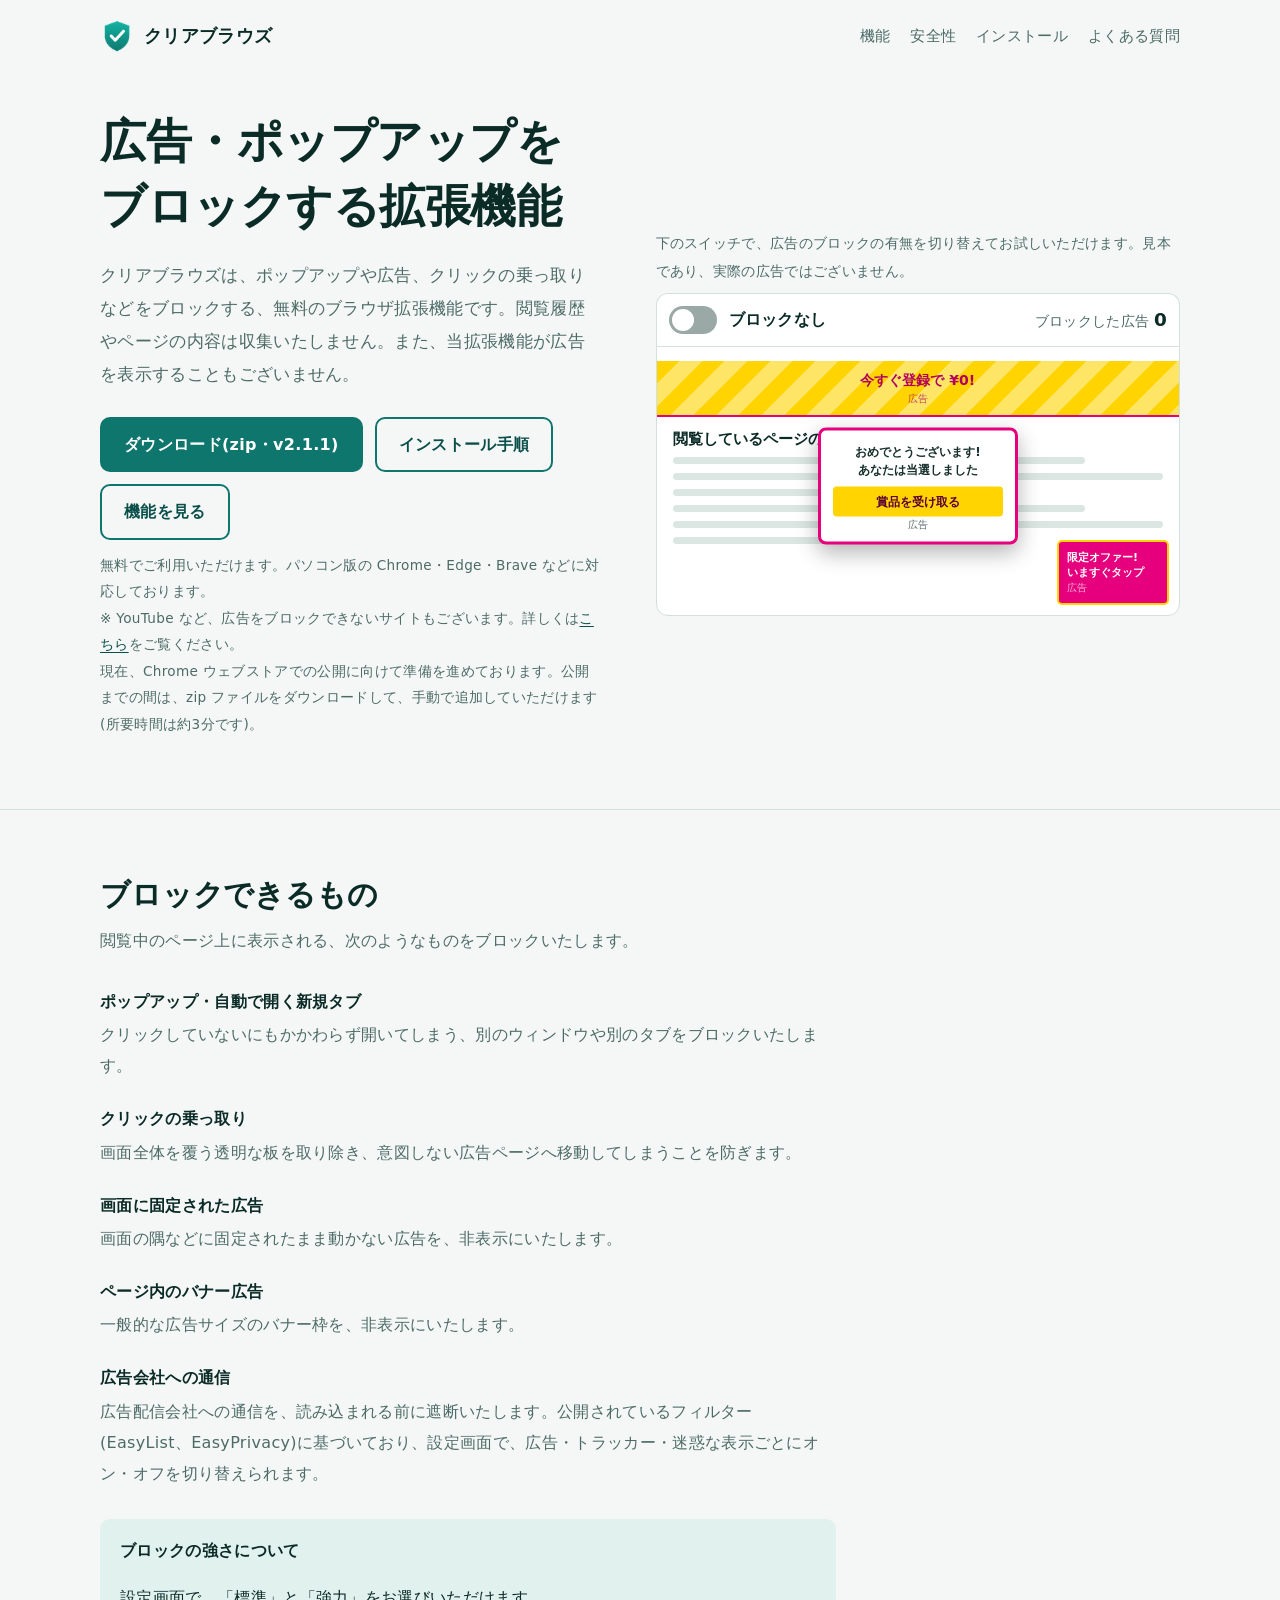
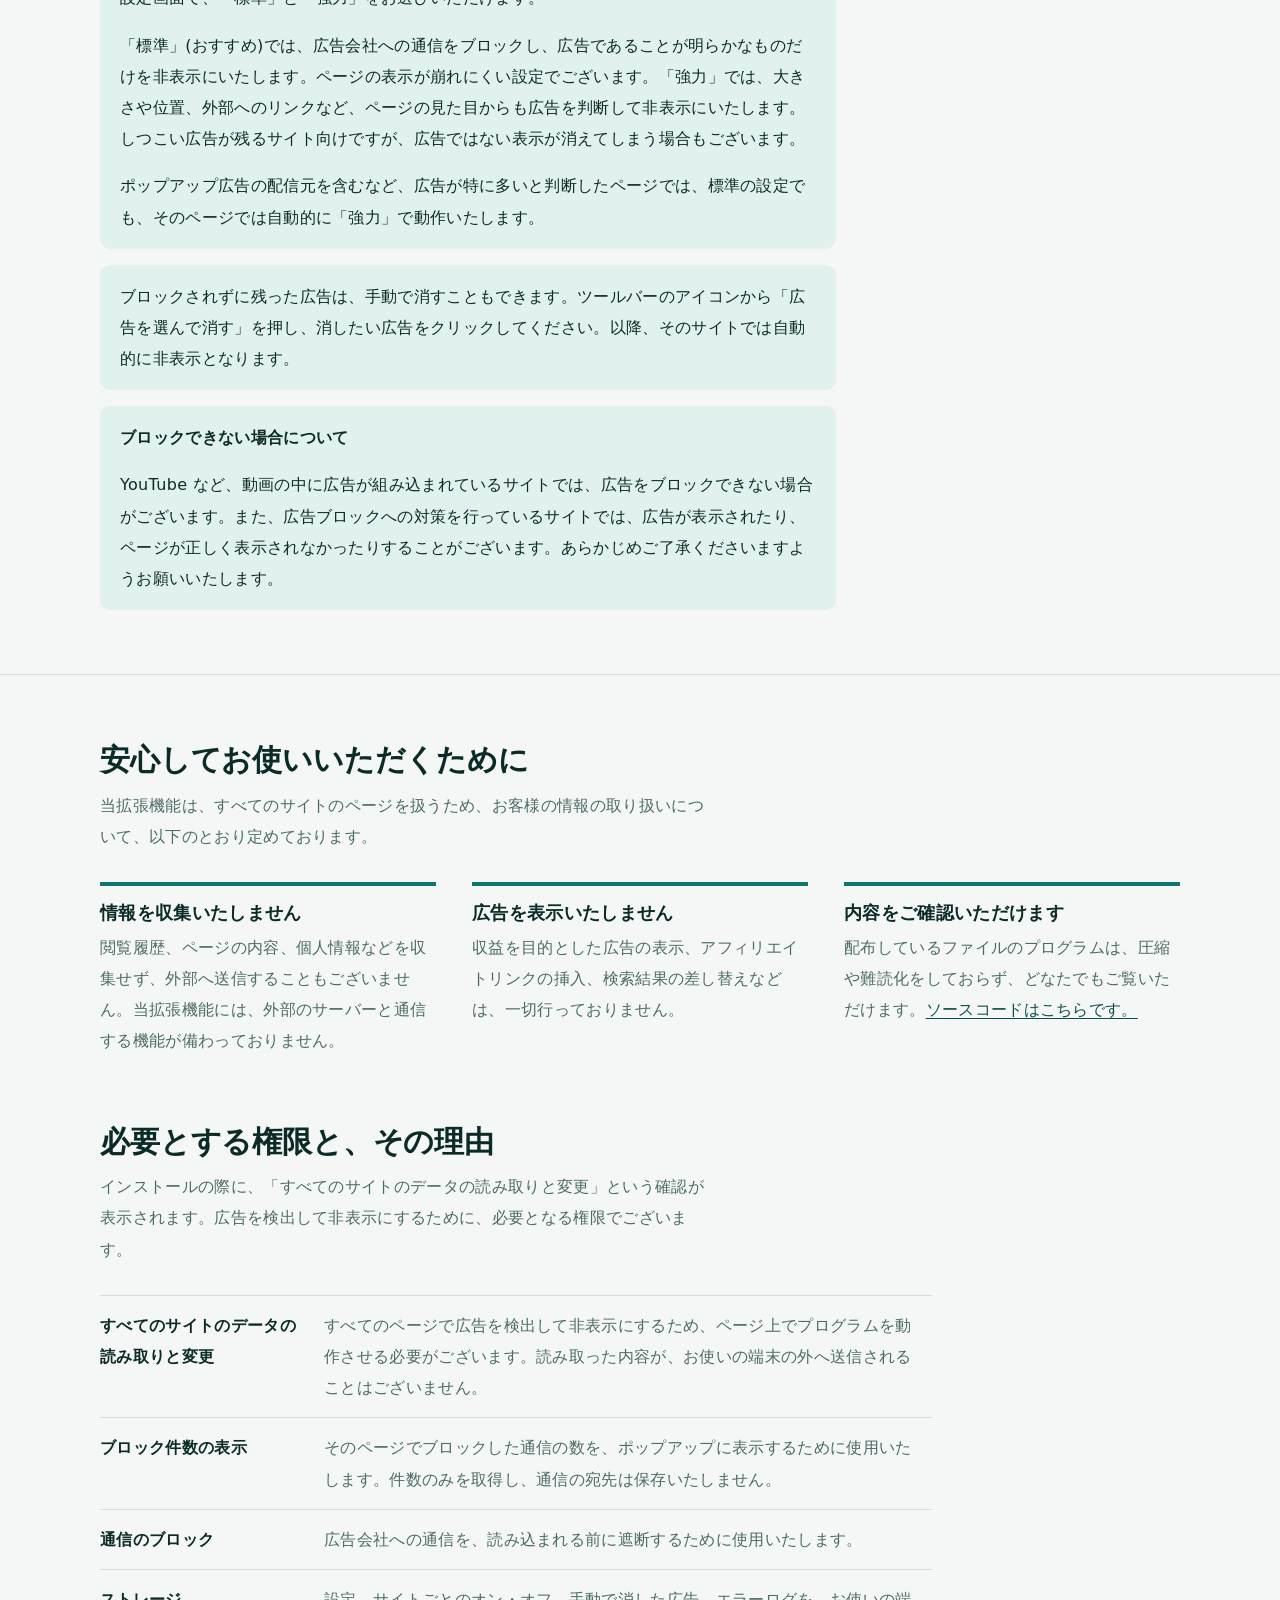
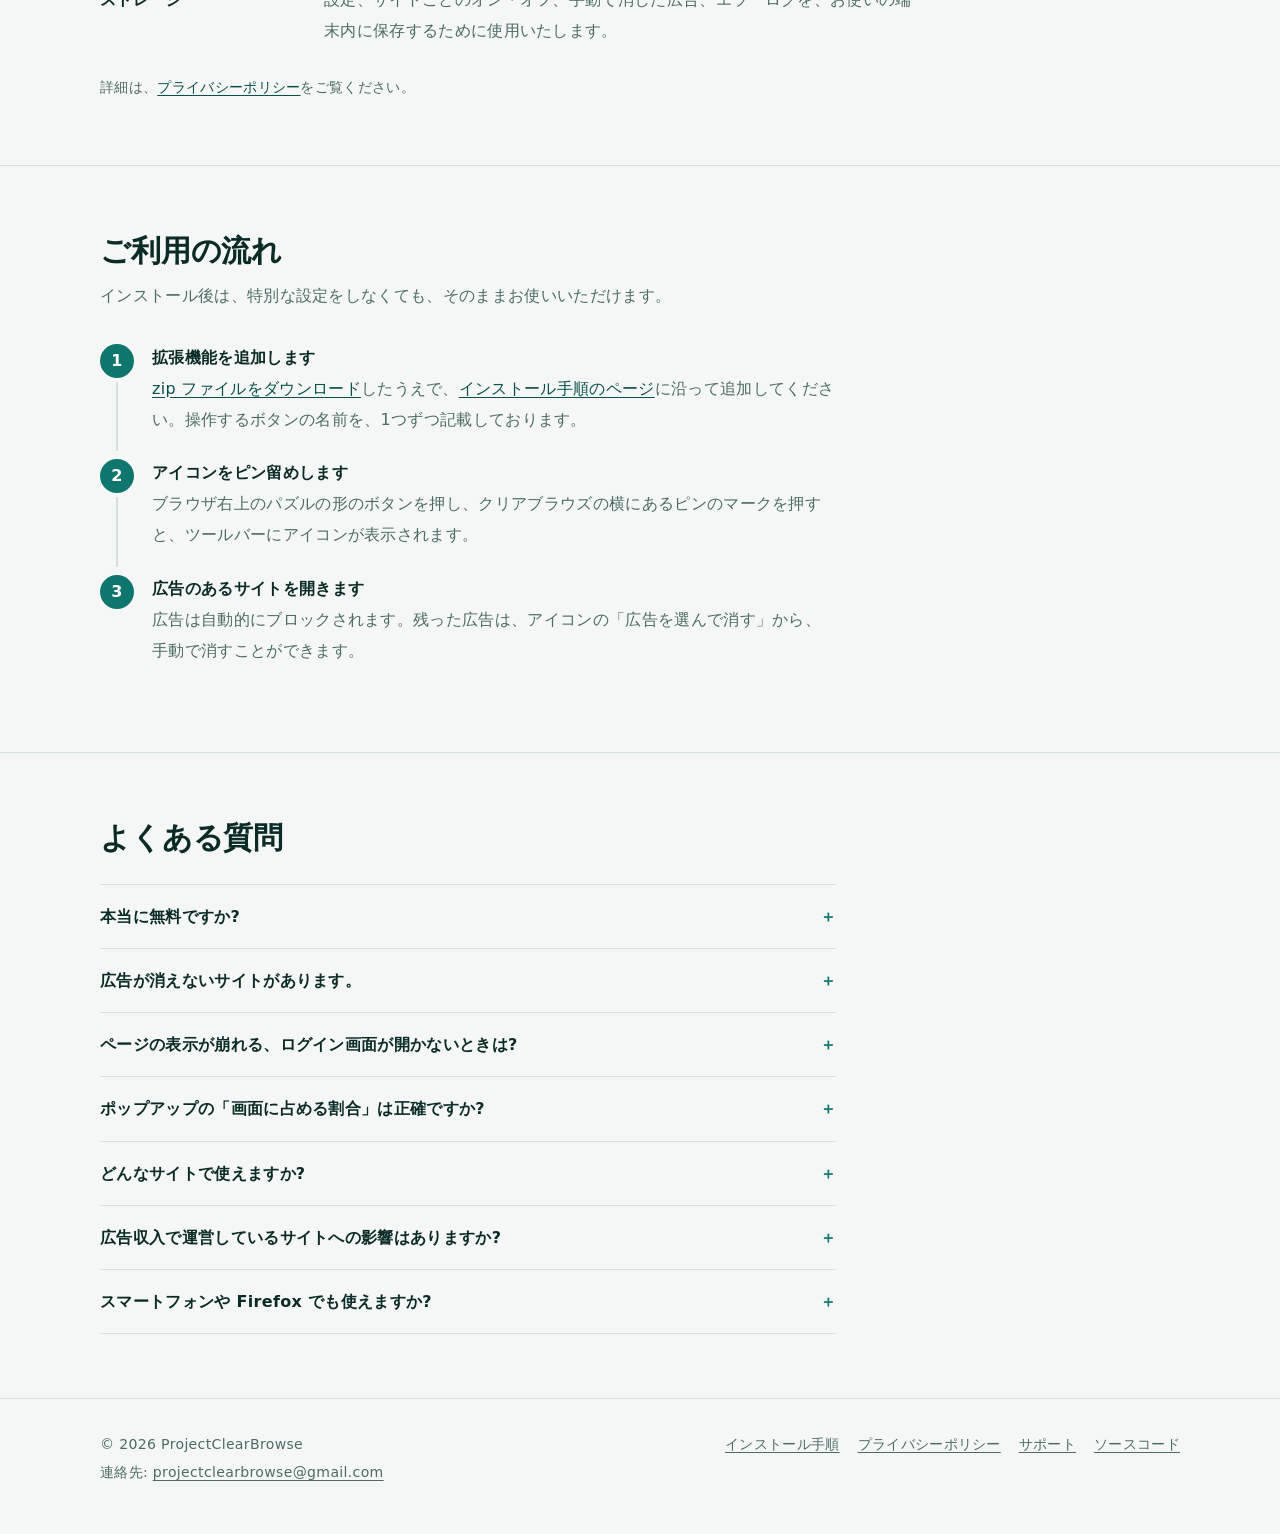
<file: docs/index.html>
<!doctype html>
<html lang="ja">
<head>
  <meta charset="utf-8">
  <meta name="viewport" content="width=device-width, initial-scale=1">
  <title>クリアブラウズ - 広告・ポップアップをブロックする無料のブラウザ拡張機能</title>
  <meta name="description" content="ポップアップや画面に固定された広告、クリックの乗っ取りをブロックする無料の拡張機能です。閲覧履歴やページの内容は収集いたしません。Chrome・Edge・Brave に対応しております。">
  <meta name="theme-color" content="#0f766e">
  <link rel="icon" type="image/png" href="assets/icon48.png">
  <meta property="og:type" content="website">
  <meta property="og:title" content="クリアブラウズ - 広告・ポップアップをブロックする拡張機能">
  <meta property="og:description" content="ポップアップや画面に固定された広告、クリックの乗っ取りをブロックする無料の拡張機能です。閲覧履歴やページの内容は収集いたしません。">
  <meta property="og:image" content="https://projectclearbrowse.github.io/clearbrowse/assets/og.png"><link rel="canonical" href="https://projectclearbrowse.github.io/clearbrowse/">
  <meta name="twitter:card" content="summary_large_image">
  <link rel="stylesheet" href="style.css">
</head>
<body>
<header class="site-header">
  <div class="wrap">
    <a class="logo" href="./"><img src="assets/icon48.png" alt="" width="34" height="34">クリアブラウズ</a>
    <nav aria-label="メインメニュー">
      <a href="#blocks">機能</a>
      <a href="#promise">安全性</a>
      <a href="install.html">インストール</a>
      
      <a href="#faq">よくある質問</a>
    </nav>
  </div>
</header>

<main>
  <section class="hero">
    <div class="wrap">
      <div>
        <h1>広告・ポップアップを<br>ブロックする拡張機能</h1>
        <p class="lead">クリアブラウズは、ポップアップや広告、クリックの乗っ取りなどをブロックする、無料のブラウザ拡張機能です。閲覧履歴やページの内容は収集いたしません。また、当拡張機能が広告を表示することもございません。</p>
        <div class="hero-cta">
          
          <a class="btn primary" href="download/clearbrowse-extension.zip" download>ダウンロード(zip・v2.1.1)</a>
          <a class="btn" href="install.html">インストール手順</a>
          <a class="btn" href="#blocks">機能を見る</a>
        </div>
        <p class="fine">無料でご利用いただけます。パソコン版の Chrome・Edge・Brave などに対応しております。</p>
        <p class="fine">※ YouTube など、広告をブロックできないサイトもございます。詳しくは<a href="#limits">こちら</a>をご覧ください。</p>
        <p class="fine">現在、Chrome ウェブストアでの公開に向けて準備を進めております。公開までの間は、zip ファイルをダウンロードして、手動で追加していただけます(所要時間は約3分です)。</p>
      </div>

      <figure class="demo">
        <p class="demo-note">下のスイッチで、広告のブロックの有無を切り替えてお試しいただけます。見本であり、実際の広告ではございません。</p>
        <div class="demo-bar">
          <label class="switch">
            <input type="checkbox" id="demoToggle">
            <span class="track" aria-hidden="true"></span>
            <span id="demoLabel">ブロックなし</span>
          </label>
          <span class="demo-count" aria-live="polite">ブロックした広告 <b id="demoCount">0</b></span>
        </div>
        <div class="stage" id="stage" data-blocked="false" role="img" aria-label="広告が表示されたページの見本です。スイッチを入れると、広告がすべて非表示になります。">
          <div class="ad ad-banner">今すぐ登録で ¥0!<small>広告</small></div>
          <h3>閲覧しているページの見出し</h3>
          <div class="bar m"></div><div class="bar"></div><div class="bar s"></div>
          <div class="bar m"></div><div class="bar"></div><div class="bar s"></div>
          <div class="ad ad-corner">限定オファー!<br>いますぐタップ<small>広告</small></div>
          <div class="ad ad-popup">おめでとうございます!<br>あなたは当選しました<span class="fake-btn">賞品を受け取る</span><small>広告</small></div>
        </div>
      </figure>
    </div>
  </section>

  <section class="block" id="blocks">
    <div class="wrap">
      <h2>ブロックできるもの</h2>
      <p class="sub">閲覧中のページ上に表示される、次のようなものをブロックいたします。</p>
      <dl class="defs">
        <dt>ポップアップ・自動で開く新規タブ</dt>
        <dd>クリックしていないにもかかわらず開いてしまう、別のウィンドウや別のタブをブロックいたします。</dd>
        <dt>クリックの乗っ取り</dt>
        <dd>画面全体を覆う透明な板を取り除き、意図しない広告ページへ移動してしまうことを防ぎます。</dd>
        <dt>画面に固定された広告</dt>
        <dd>画面の隅などに固定されたまま動かない広告を、非表示にいたします。</dd>
        <dt>ページ内のバナー広告</dt>
        <dd>一般的な広告サイズのバナー枠を、非表示にいたします。</dd>
        <dt>広告会社への通信</dt>
        <dd>広告配信会社への通信を、読み込まれる前に遮断いたします。公開されているフィルター(EasyList、EasyPrivacy)に基づいており、設定画面で、広告・トラッカー・迷惑な表示ごとにオン・オフを切り替えられます。</dd>
      </dl>
      <div class="callout">
        <p><b>ブロックの強さについて</b></p>
        <p>設定画面で、「標準」と「強力」をお選びいただけます。</p>
        <p>「標準」(おすすめ)では、広告会社への通信をブロックし、広告であることが明らかなものだけを非表示にいたします。ページの表示が崩れにくい設定でございます。「強力」では、大きさや位置、外部へのリンクなど、ページの見た目からも広告を判断して非表示にいたします。しつこい広告が残るサイト向けですが、広告ではない表示が消えてしまう場合もございます。</p>
        <p>ポップアップ広告の配信元を含むなど、広告が特に多いと判断したページでは、標準の設定でも、そのページでは自動的に「強力」で動作いたします。</p>
      </div>
      <div class="callout" style="margin-top:16px">
        <p>ブロックされずに残った広告は、手動で消すこともできます。ツールバーのアイコンから「広告を選んで消す」を押し、消したい広告をクリックしてください。以降、そのサイトでは自動的に非表示となります。</p>
      </div>
      <div class="callout" id="limits" style="margin-top:16px">
        <p><b>ブロックできない場合について</b></p>
        <p>YouTube など、動画の中に広告が組み込まれているサイトでは、広告をブロックできない場合がございます。また、広告ブロックへの対策を行っているサイトでは、広告が表示されたり、ページが正しく表示されなかったりすることがございます。あらかじめご了承くださいますようお願いいたします。</p>
      </div>
    </div>
  </section>

  <section class="block" id="promise">
    <div class="wrap">
      <h2>安心してお使いいただくために</h2>
      <p class="sub">当拡張機能は、すべてのサイトのページを扱うため、お客様の情報の取り扱いについて、以下のとおり定めております。</p>
      <div class="promises">
        <div>
          <h3>情報を収集いたしません</h3>
          <p>閲覧履歴、ページの内容、個人情報などを収集せず、外部へ送信することもございません。当拡張機能には、外部のサーバーと通信する機能が備わっておりません。</p>
        </div>
        <div>
          <h3>広告を表示いたしません</h3>
          <p>収益を目的とした広告の表示、アフィリエイトリンクの挿入、検索結果の差し替えなどは、一切行っておりません。</p>
        </div>
        <div>
          <h3>内容をご確認いただけます</h3>
          <p>配布しているファイルのプログラムは、圧縮や難読化をしておらず、どなたでもご覧いただけます。<a href="https://github.com/ProjectClearBrowse/clearbrowse" rel="noopener">ソースコードはこちらです。</a></p>
        </div>
      </div>

      <h2 style="margin-top:64px">必要とする権限と、その理由</h2>
      <p class="sub">インストールの際に、「すべてのサイトのデータの読み取りと変更」という確認が表示されます。広告を検出して非表示にするために、必要となる権限でございます。</p>
      <table class="perm">
        <tbody>
          <tr><th scope="row">すべてのサイトのデータの読み取りと変更</th><td>すべてのページで広告を検出して非表示にするため、ページ上でプログラムを動作させる必要がございます。読み取った内容が、お使いの端末の外へ送信されることはございません。</td></tr>
          <tr><th scope="row">ブロック件数の表示</th><td>そのページでブロックした通信の数を、ポップアップに表示するために使用いたします。件数のみを取得し、通信の宛先は保存いたしません。</td></tr>
          <tr><th scope="row">通信のブロック</th><td>広告会社への通信を、読み込まれる前に遮断するために使用いたします。</td></tr>
          <tr><th scope="row">ストレージ</th><td>設定、サイトごとのオン・オフ、手動で消した広告、エラーログを、お使いの端末内に保存するために使用いたします。</td></tr>
        </tbody>
      </table>
      <p class="fine" style="margin-top:14px">詳細は、<a href="privacy.html">プライバシーポリシー</a>をご覧ください。</p>
    </div>
  </section>

  <section class="block" id="install">
    <div class="wrap">
      <h2>ご利用の流れ</h2>
      <p class="sub">インストール後は、特別な設定をしなくても、そのままお使いいただけます。</p>
      <ol class="steps">
        <li><b>拡張機能を追加します</b><span><a href="download/clearbrowse-extension.zip" download>zip ファイルをダウンロード</a>したうえで、<a href="install.html">インストール手順のページ</a>に沿って追加してください。操作するボタンの名前を、1つずつ記載しております。</span></li>
        <li><b>アイコンをピン留めします</b><span>ブラウザ右上のパズルの形のボタンを押し、クリアブラウズの横にあるピンのマークを押すと、ツールバーにアイコンが表示されます。</span></li>
        <li><b>広告のあるサイトを開きます</b><span>広告は自動的にブロックされます。残った広告は、アイコンの「広告を選んで消す」から、手動で消すことができます。</span></li>
      </ol>
    </div>
  </section>

  

  <section class="block" id="faq">
    <div class="wrap">
      <h2>よくある質問</h2>
      <div class="faq" style="margin-top:24px">
        <details><summary>本当に無料ですか?</summary><p>はい、すべての機能を無料でご利用いただけます。寄付は任意であり、寄付の有無によって機能が変わることはございません。</p></details>
        <details><summary>広告が消えないサイトがあります。</summary><p>YouTube など、動画の中に広告が組み込まれているサイトでは、広告をブロックできない場合がございます。また、広告ブロックへの対策を行っているサイトでも、広告が残ることがございます。</p><p>ブロックされずに残った広告は、アイコンの「広告を選んで消す」から、手動で消せる場合がございます。ただし、動画の中に組み込まれた広告は、手動でも消すことができません。それでも広告が残る場合は、設定画面の「不具合を報告」から報告文を作成し、<a href="support.html">サポートページ</a>に記載の方法でお知らせください。</p></details>
        <details><summary>ページの表示が崩れる、ログイン画面が開かないときは?</summary><p>アイコンを押し、該当のサイトのみ「ブロックする」をオフにしてください。ログイン用の小さなウィンドウが開かない場合は、設定画面で「ポップアップ・新規タブ」の項目をオフにしていただくこともできます。</p></details>
        <details><summary>ポップアップの「画面に占める割合」は正確ですか?</summary><p>いいえ、あくまで目安でございます。非表示にした広告の面積を、表示領域の面積で割った簡易的な値であり、広告同士の重なりは考慮しておりません。</p></details>
        <details><summary>どんなサイトで使えますか?</summary><p>http または https で開くほとんどのサイトで動作いたします。どのサイトをご利用の場合でも、閲覧履歴やページの内容を収集することはございません。</p></details>
        <details><summary>広告収入で運営しているサイトへの影響はありますか?</summary><p>広告収入によって運営されているサイトもございます。応援したいサイトでは、アイコンから、そのサイトのみブロックを停止していただけます。</p></details>
        <details><summary>スマートフォンや Firefox でも使えますか?</summary><p>現在は、パソコン版の Chrome・Edge・Brave などに対応しております。スマートフォン版の Chrome は、拡張機能に対応していないため、ご利用いただけません。Firefox 版は、現時点では提供しておりません。</p></details>
      </div>
    </div>
  </section>
</main>

<footer class="site-footer">
  <div class="wrap">
    <div>
      <div>© 2026 ProjectClearBrowse</div>
      <div>連絡先: <a href="mailto:projectclearbrowse@gmail.com">projectclearbrowse@gmail.com</a></div>
    </div>
    <nav aria-label="フッターメニュー">
      <a href="install.html">インストール手順</a>
      <a href="privacy.html">プライバシーポリシー</a>
      <a href="support.html">サポート</a>
      <a href="https://github.com/ProjectClearBrowse/clearbrowse" rel="noopener">ソースコード</a>
    </nav>
  </div>
</footer>
<script src="demo.js"></script>
</body>
</html>
</file>
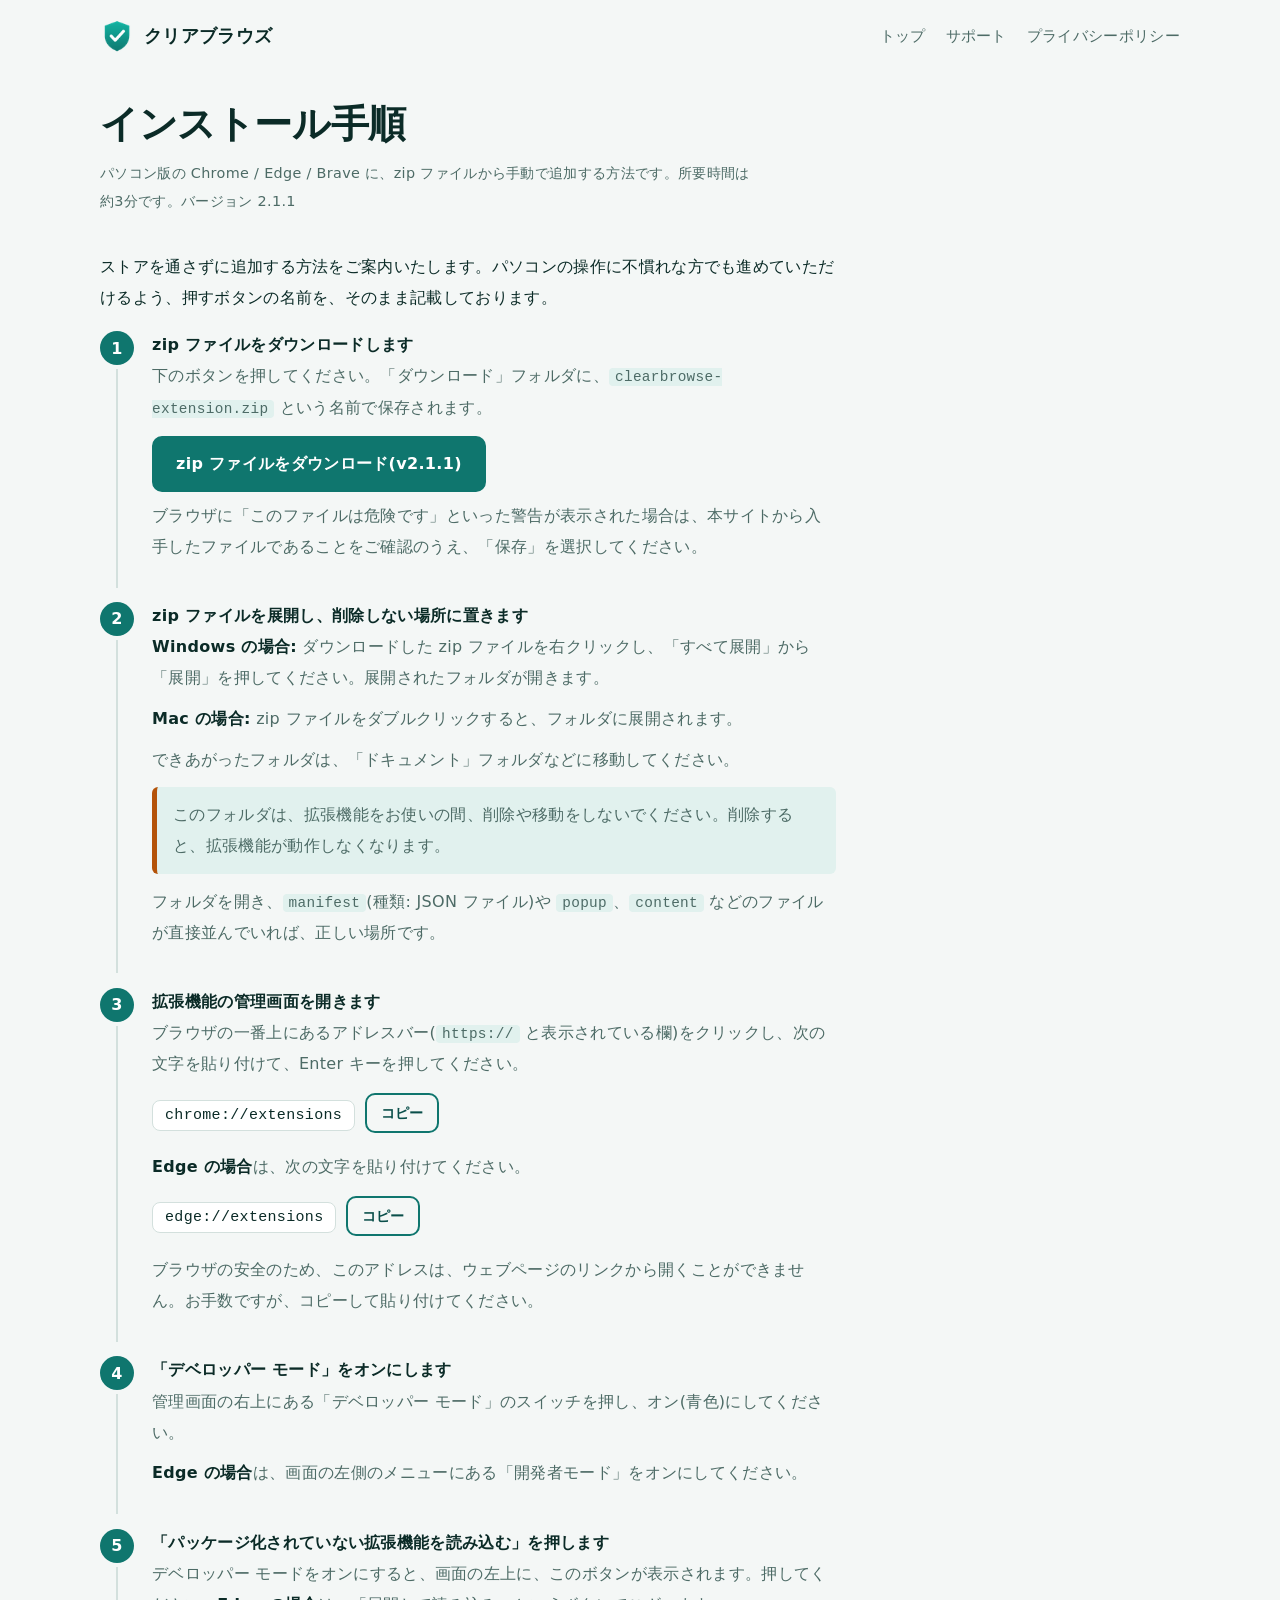
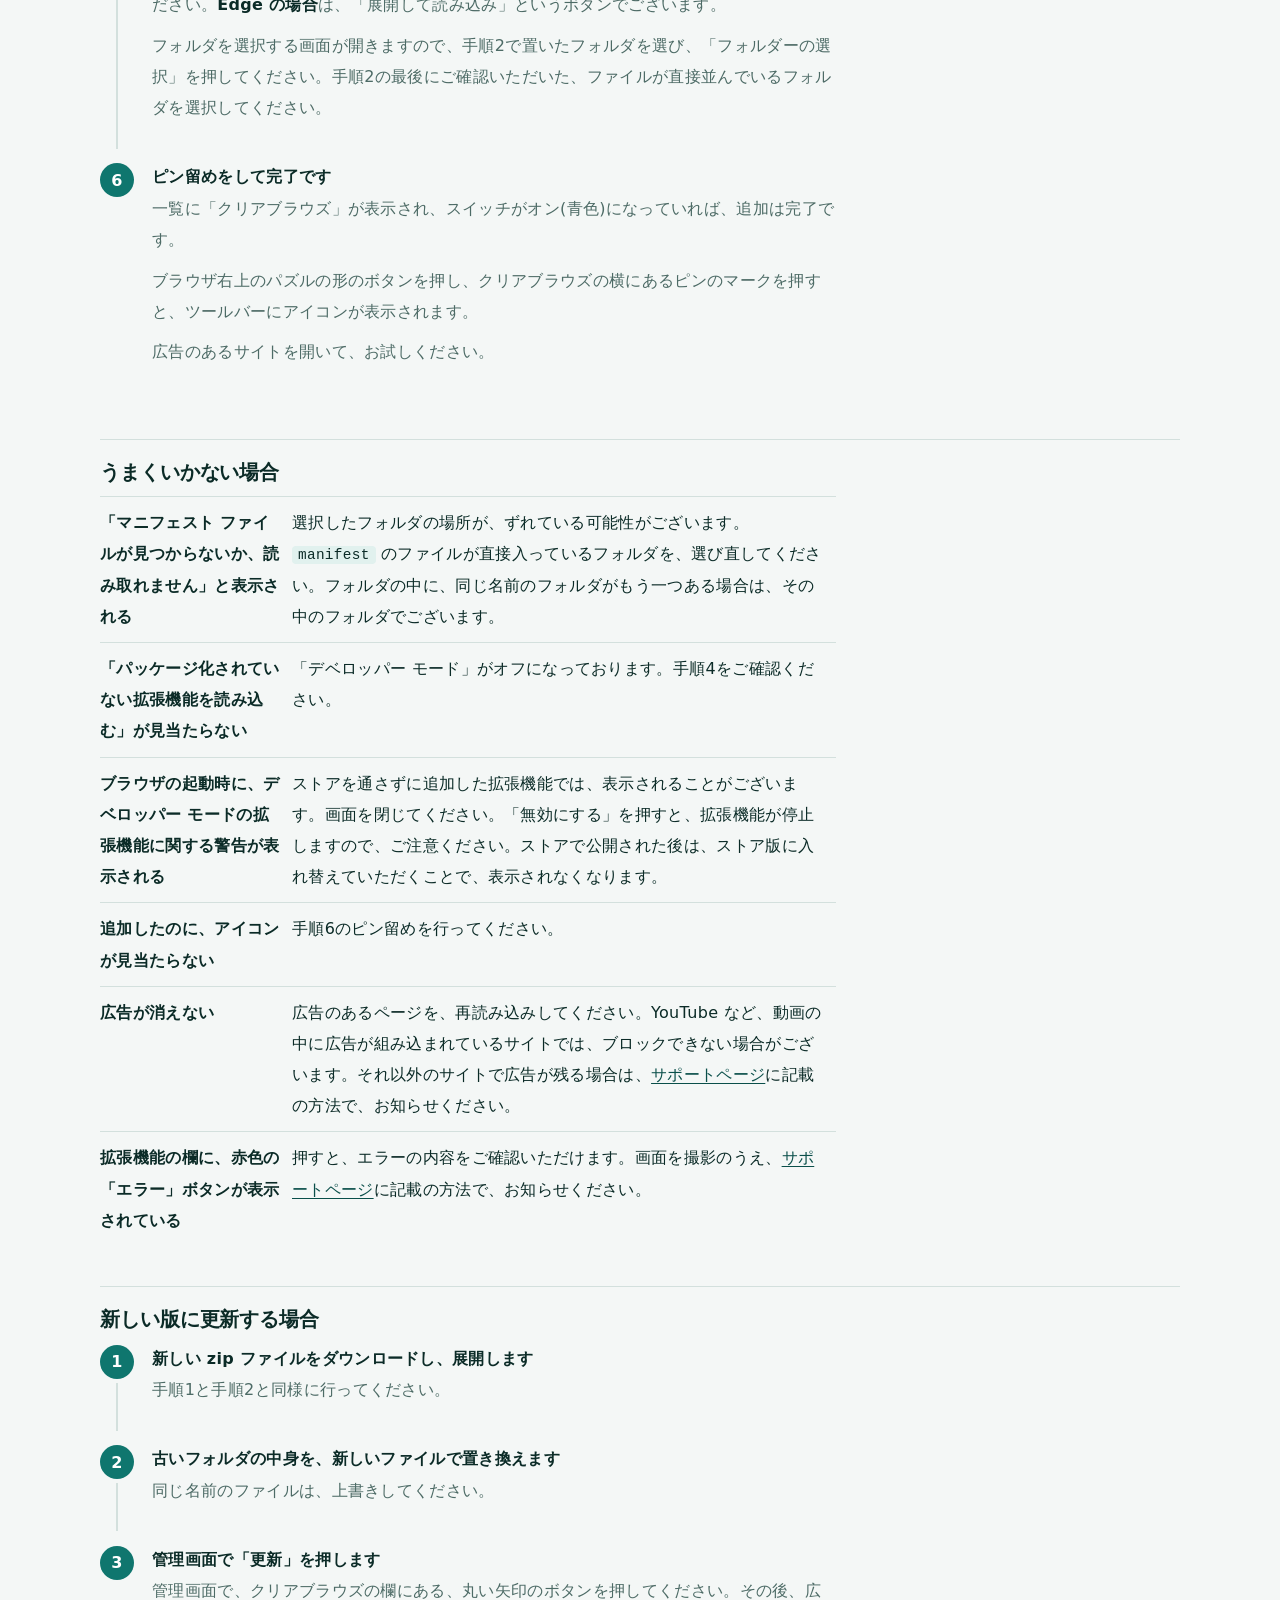
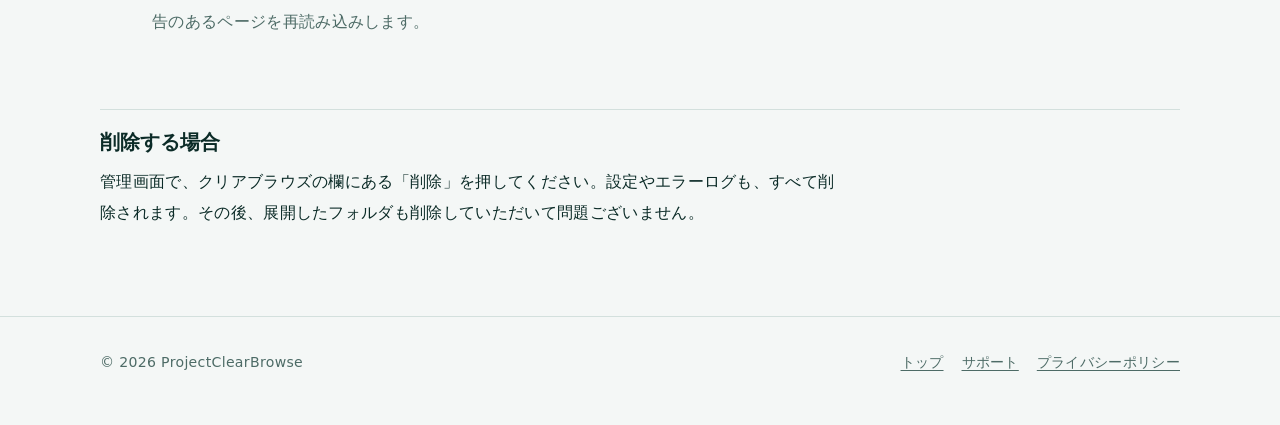
<file: docs/install.html>
<!doctype html>
<html lang="ja">
<head>
  <meta charset="utf-8">
  <meta name="viewport" content="width=device-width, initial-scale=1">
  <title>インストール手順 - クリアブラウズ</title>
  <meta name="description" content="クリアブラウズを zip ファイルから手動で追加する手順をご案内いたします。操作するボタンの名前を、1つずつ記載しております。所要時間は約3分です。">
  <meta name="theme-color" content="#0f766e">
  <link rel="icon" type="image/png" href="assets/icon48.png">
  <link rel="stylesheet" href="style.css">
</head>
<body>
<header class="site-header">
  <div class="wrap">
    <a class="logo" href="./"><img src="assets/icon48.png" alt="" width="34" height="34">クリアブラウズ</a>
    <nav aria-label="メインメニュー"><a href="./">トップ</a><a href="support.html">サポート</a><a href="privacy.html">プライバシーポリシー</a></nav>
  </div>
</header>

<main class="doc">
  <div class="wrap">
    <h1>インストール手順</h1>
    <p class="meta">パソコン版の Chrome / Edge / Brave に、zip ファイルから手動で追加する方法です。所要時間は約3分です。バージョン 2.1.1</p>

    <p>ストアを通さずに追加する方法をご案内いたします。パソコンの操作に不慣れな方でも進めていただけるよう、押すボタンの名前を、そのまま記載しております。</p>
    

    <ol class="steps">
      <li>
        <b>zip ファイルをダウンロードします</b>
        <div class="body">
          <p>下のボタンを押してください。「ダウンロード」フォルダに、<code>clearbrowse-extension.zip</code> という名前で保存されます。</p>
          <a class="btn primary" href="download/clearbrowse-extension.zip" download>zip ファイルをダウンロード(v2.1.1)</a>
          <p>ブラウザに「このファイルは危険です」といった警告が表示された場合は、本サイトから入手したファイルであることをご確認のうえ、「保存」を選択してください。</p>
        </div>
      </li>
      <li>
        <b>zip ファイルを展開し、削除しない場所に置きます</b>
        <div class="body">
          <p><b>Windows の場合:</b> ダウンロードした zip ファイルを右クリックし、「すべて展開」から「展開」を押してください。展開されたフォルダが開きます。</p>
          <p><b>Mac の場合:</b> zip ファイルをダブルクリックすると、フォルダに展開されます。</p>
          <p>できあがったフォルダは、「ドキュメント」フォルダなどに移動してください。</p>
          <div class="warn"><p>このフォルダは、拡張機能をお使いの間、削除や移動をしないでください。削除すると、拡張機能が動作しなくなります。</p></div>
          <p>フォルダを開き、<code>manifest</code>(種類: JSON ファイル)や <code>popup</code>、<code>content</code> などのファイルが直接並んでいれば、正しい場所です。</p>
        </div>
      </li>
      <li>
        <b>拡張機能の管理画面を開きます</b>
        <div class="body">
          <p>ブラウザの一番上にあるアドレスバー(<code>https://</code> と表示されている欄)をクリックし、次の文字を貼り付けて、Enter キーを押してください。</p>
          <div class="copyrow"><code id="addrChrome">chrome://extensions</code><button type="button" class="btn small" data-copy="addrChrome">コピー</button></div>
          <p><b>Edge の場合</b>は、次の文字を貼り付けてください。</p>
          <div class="copyrow"><code id="addrEdge">edge://extensions</code><button type="button" class="btn small" data-copy="addrEdge">コピー</button></div>
          <p>ブラウザの安全のため、このアドレスは、ウェブページのリンクから開くことができません。お手数ですが、コピーして貼り付けてください。</p>
        </div>
      </li>
      <li>
        <b>「デベロッパー モード」をオンにします</b>
        <div class="body">
          <p>管理画面の右上にある「デベロッパー モード」のスイッチを押し、オン(青色)にしてください。</p>
          <p><b>Edge の場合</b>は、画面の左側のメニューにある「開発者モード」をオンにしてください。</p>
        </div>
      </li>
      <li>
        <b>「パッケージ化されていない拡張機能を読み込む」を押します</b>
        <div class="body">
          <p>デベロッパー モードをオンにすると、画面の左上に、このボタンが表示されます。押してください。<b>Edge の場合</b>は、「展開して読み込み」というボタンでございます。</p>
          <p>フォルダを選択する画面が開きますので、手順2で置いたフォルダを選び、「フォルダーの選択」を押してください。手順2の最後にご確認いただいた、ファイルが直接並んでいるフォルダを選択してください。</p>
        </div>
      </li>
      <li>
        <b>ピン留めをして完了です</b>
        <div class="body">
          <p>一覧に「クリアブラウズ」が表示され、スイッチがオン(青色)になっていれば、追加は完了です。</p>
          <p>ブラウザ右上のパズルの形のボタンを押し、クリアブラウズの横にあるピンのマークを押すと、ツールバーにアイコンが表示されます。</p>
          <p>広告のあるサイトを開いて、お試しください。</p>
        </div>
      </li>
    </ol>

    <h2>うまくいかない場合</h2>
    <table>
      <tbody>
        <tr><th scope="row">「マニフェスト ファイルが見つからないか、読み取れません」と表示される</th><td>選択したフォルダの場所が、ずれている可能性がございます。<code>manifest</code> のファイルが直接入っているフォルダを、選び直してください。フォルダの中に、同じ名前のフォルダがもう一つある場合は、その中のフォルダでございます。</td></tr>
        <tr><th scope="row">「パッケージ化されていない拡張機能を読み込む」が見当たらない</th><td>「デベロッパー モード」がオフになっております。手順4をご確認ください。</td></tr>
        <tr><th scope="row">ブラウザの起動時に、デベロッパー モードの拡張機能に関する警告が表示される</th><td>ストアを通さずに追加した拡張機能では、表示されることがございます。画面を閉じてください。「無効にする」を押すと、拡張機能が停止しますので、ご注意ください。ストアで公開された後は、ストア版に入れ替えていただくことで、表示されなくなります。</td></tr>
        <tr><th scope="row">追加したのに、アイコンが見当たらない</th><td>手順6のピン留めを行ってください。</td></tr>
        <tr><th scope="row">広告が消えない</th><td>広告のあるページを、再読み込みしてください。YouTube など、動画の中に広告が組み込まれているサイトでは、ブロックできない場合がございます。それ以外のサイトで広告が残る場合は、<a href="support.html#report">サポートページ</a>に記載の方法で、お知らせください。</td></tr>
        <tr><th scope="row">拡張機能の欄に、赤色の「エラー」ボタンが表示されている</th><td>押すと、エラーの内容をご確認いただけます。画面を撮影のうえ、<a href="support.html#report">サポートページ</a>に記載の方法で、お知らせください。</td></tr>
      </tbody>
    </table>

    <h2>新しい版に更新する場合</h2>
    <ol class="steps">
      <li><b>新しい zip ファイルをダウンロードし、展開します</b><div class="body"><p>手順1と手順2と同様に行ってください。</p></div></li>
      <li><b>古いフォルダの中身を、新しいファイルで置き換えます</b><div class="body"><p>同じ名前のファイルは、上書きしてください。</p></div></li>
      <li><b>管理画面で「更新」を押します</b><div class="body"><p>管理画面で、クリアブラウズの欄にある、丸い矢印のボタンを押してください。その後、広告のあるページを再読み込みします。</p></div></li>
    </ol>

    <h2>削除する場合</h2>
    <p>管理画面で、クリアブラウズの欄にある「削除」を押してください。設定やエラーログも、すべて削除されます。その後、展開したフォルダも削除していただいて問題ございません。</p>
  </div>
</main>

<footer class="site-footer">
  <div class="wrap">
    <div>© 2026 ProjectClearBrowse</div>
    <nav aria-label="フッターメニュー"><a href="./">トップ</a><a href="support.html">サポート</a><a href="privacy.html">プライバシーポリシー</a></nav>
  </div>
</footer>
<script src="install.js"></script>
</body>
</html>
</file>
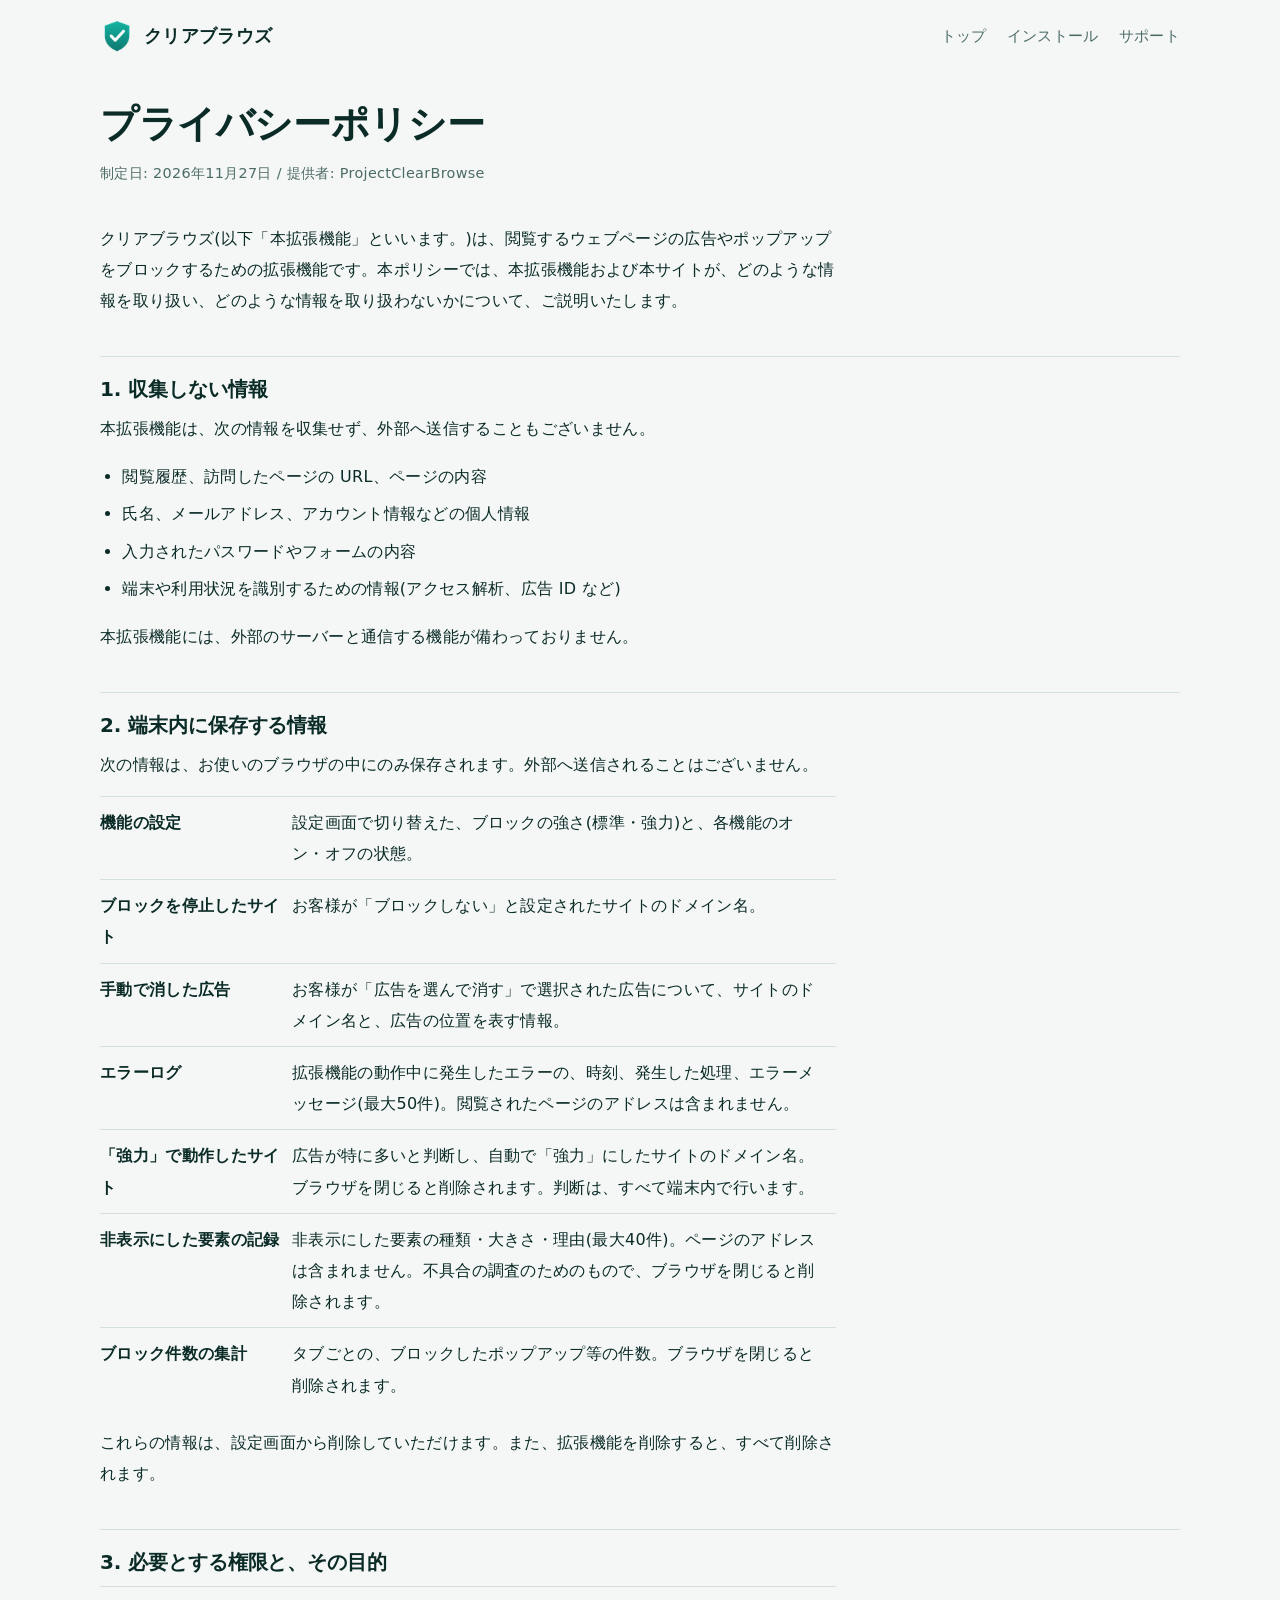
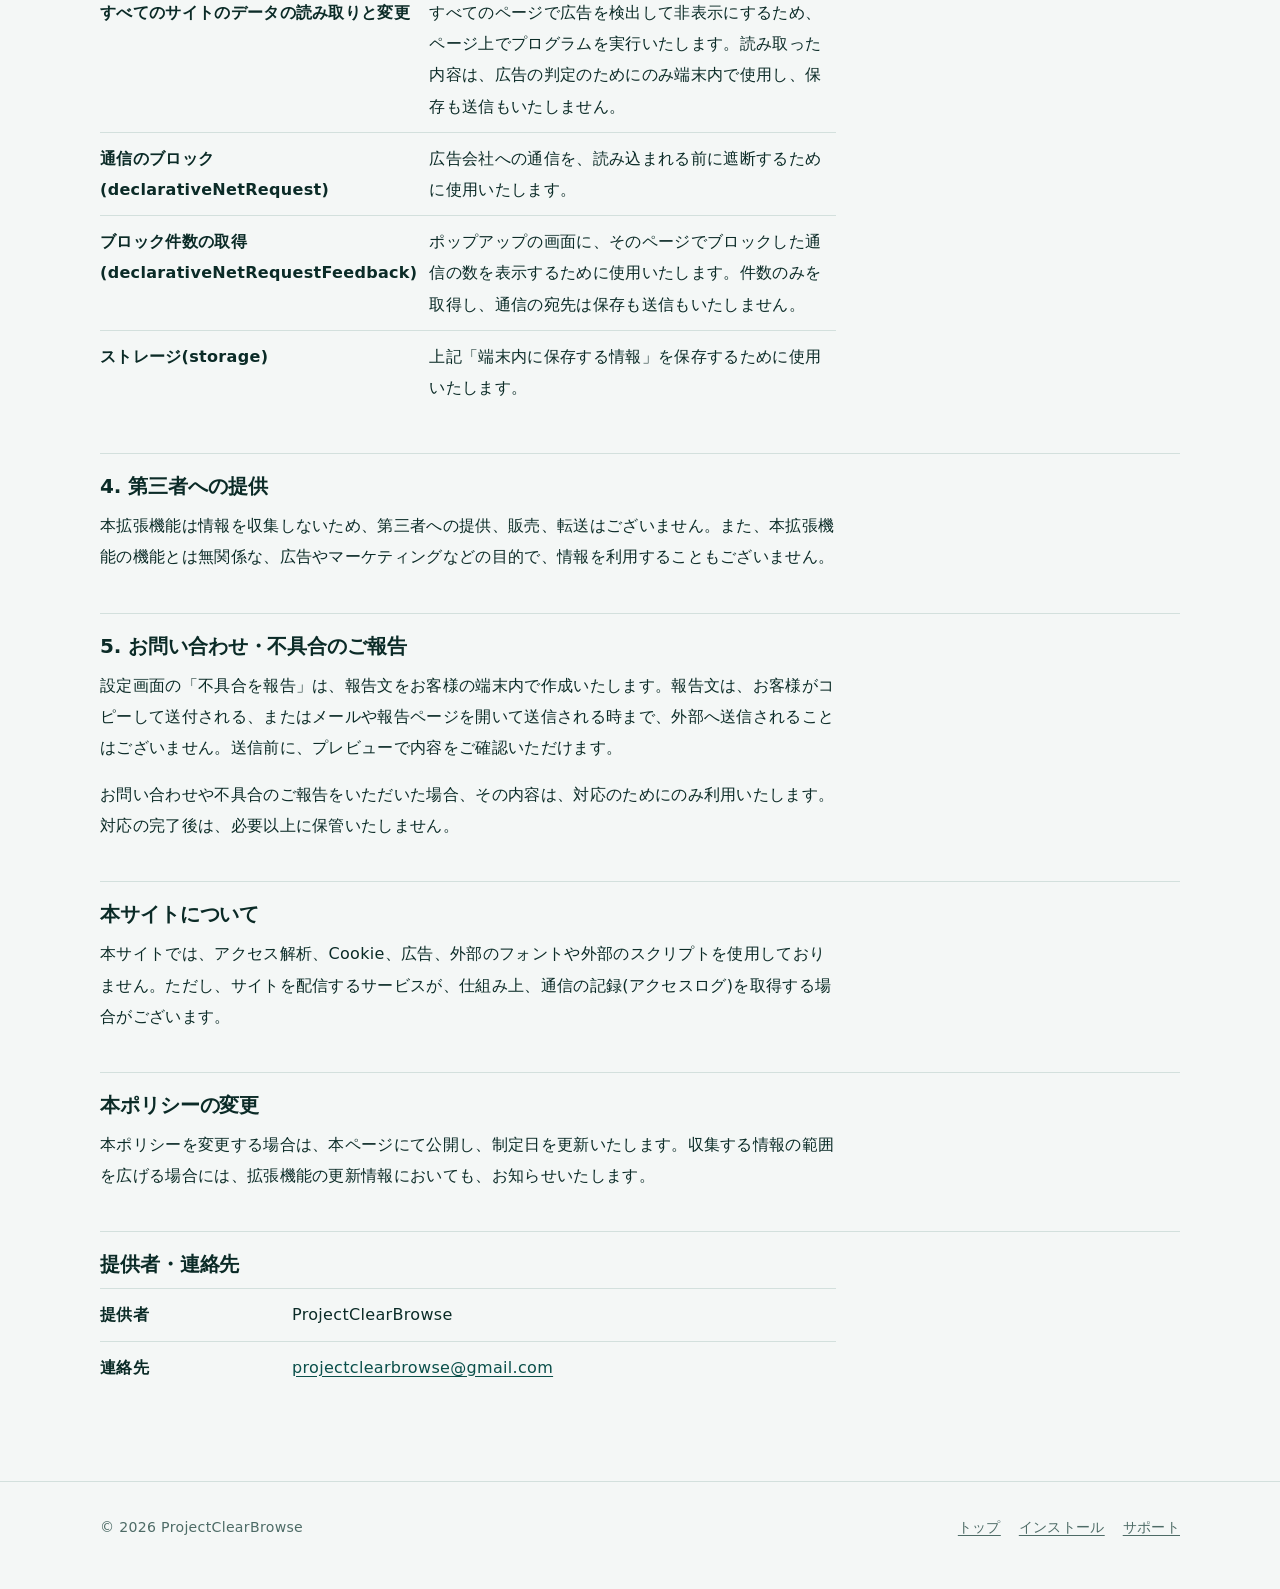
<file: docs/privacy.html>
<!doctype html>
<html lang="ja">
<head>
  <meta charset="utf-8">
  <meta name="viewport" content="width=device-width, initial-scale=1">
  <title>プライバシーポリシー - クリアブラウズ</title>
  <meta name="description" content="クリアブラウズが取り扱う情報と、取り扱わない情報についてご説明いたします。">
  <meta name="theme-color" content="#0f766e">
  <link rel="icon" type="image/png" href="assets/icon48.png">
  <link rel="stylesheet" href="style.css">
</head>
<body>
<header class="site-header">
  <div class="wrap">
    <a class="logo" href="./"><img src="assets/icon48.png" alt="" width="34" height="34">クリアブラウズ</a>
    <nav aria-label="メインメニュー"><a href="./">トップ</a><a href="install.html">インストール</a><a href="support.html">サポート</a></nav>
  </div>
</header>

<main class="doc">
  <div class="wrap">
    <h1>プライバシーポリシー</h1>
    <p class="meta">制定日: 2026年11月27日 / 提供者: ProjectClearBrowse</p>

    <p>クリアブラウズ(以下「本拡張機能」といいます。)は、閲覧するウェブページの広告やポップアップをブロックするための拡張機能です。本ポリシーでは、本拡張機能および本サイトが、どのような情報を取り扱い、どのような情報を取り扱わないかについて、ご説明いたします。</p>

    <h2>1. 収集しない情報</h2>
    <p>本拡張機能は、次の情報を収集せず、外部へ送信することもございません。</p>
    <ul>
      <li>閲覧履歴、訪問したページの URL、ページの内容</li>
      <li>氏名、メールアドレス、アカウント情報などの個人情報</li>
      <li>入力されたパスワードやフォームの内容</li>
      <li>端末や利用状況を識別するための情報(アクセス解析、広告 ID など)</li>
    </ul>
    <p>本拡張機能には、外部のサーバーと通信する機能が備わっておりません。</p>

    <h2>2. 端末内に保存する情報</h2>
    <p>次の情報は、お使いのブラウザの中にのみ保存されます。外部へ送信されることはございません。</p>
    <table>
      <tbody>
        <tr><th scope="row">機能の設定</th><td>設定画面で切り替えた、ブロックの強さ(標準・強力)と、各機能のオン・オフの状態。</td></tr>
        <tr><th scope="row">ブロックを停止したサイト</th><td>お客様が「ブロックしない」と設定されたサイトのドメイン名。</td></tr>
        <tr><th scope="row">手動で消した広告</th><td>お客様が「広告を選んで消す」で選択された広告について、サイトのドメイン名と、広告の位置を表す情報。</td></tr>
        <tr><th scope="row">エラーログ</th><td>拡張機能の動作中に発生したエラーの、時刻、発生した処理、エラーメッセージ(最大50件)。閲覧されたページのアドレスは含まれません。</td></tr>
        <tr><th scope="row">「強力」で動作したサイト</th><td>広告が特に多いと判断し、自動で「強力」にしたサイトのドメイン名。ブラウザを閉じると削除されます。判断は、すべて端末内で行います。</td></tr>
        <tr><th scope="row">非表示にした要素の記録</th><td>非表示にした要素の種類・大きさ・理由(最大40件)。ページのアドレスは含まれません。不具合の調査のためのもので、ブラウザを閉じると削除されます。</td></tr>
        <tr><th scope="row">ブロック件数の集計</th><td>タブごとの、ブロックしたポップアップ等の件数。ブラウザを閉じると削除されます。</td></tr>
      </tbody>
    </table>
    <p>これらの情報は、設定画面から削除していただけます。また、拡張機能を削除すると、すべて削除されます。</p>

    <h2>3. 必要とする権限と、その目的</h2>
    <table>
      <tbody>
        <tr><th scope="row">すべてのサイトのデータの読み取りと変更</th><td>すべてのページで広告を検出して非表示にするため、ページ上でプログラムを実行いたします。読み取った内容は、広告の判定のためにのみ端末内で使用し、保存も送信もいたしません。</td></tr>
        <tr><th scope="row">通信のブロック(declarativeNetRequest)</th><td>広告会社への通信を、読み込まれる前に遮断するために使用いたします。</td></tr>
        <tr><th scope="row">ブロック件数の取得(declarativeNetRequestFeedback)</th><td>ポップアップの画面に、そのページでブロックした通信の数を表示するために使用いたします。件数のみを取得し、通信の宛先は保存も送信もいたしません。</td></tr>
        <tr><th scope="row">ストレージ(storage)</th><td>上記「端末内に保存する情報」を保存するために使用いたします。</td></tr>
      </tbody>
    </table>

    <h2>4. 第三者への提供</h2>
    <p>本拡張機能は情報を収集しないため、第三者への提供、販売、転送はございません。また、本拡張機能の機能とは無関係な、広告やマーケティングなどの目的で、情報を利用することもございません。</p>

    <h2>5. お問い合わせ・不具合のご報告</h2>
    <p>設定画面の「不具合を報告」は、報告文をお客様の端末内で作成いたします。報告文は、お客様がコピーして送付される、またはメールや報告ページを開いて送信される時まで、外部へ送信されることはございません。送信前に、プレビューで内容をご確認いただけます。</p>
    <p>お問い合わせや不具合のご報告をいただいた場合、その内容は、対応のためにのみ利用いたします。対応の完了後は、必要以上に保管いたしません。</p>

    

    <h2>本サイトについて</h2>
    <p>本サイトでは、アクセス解析、Cookie、広告、外部のフォントや外部のスクリプトを使用しておりません。ただし、サイトを配信するサービスが、仕組み上、通信の記録(アクセスログ)を取得する場合がございます。</p>

    <h2>本ポリシーの変更</h2>
    <p>本ポリシーを変更する場合は、本ページにて公開し、制定日を更新いたします。収集する情報の範囲を広げる場合には、拡張機能の更新情報においても、お知らせいたします。</p>

    <h2>提供者・連絡先</h2>
    <table>
      <tbody>
        <tr><th scope="row">提供者</th><td>ProjectClearBrowse</td></tr>
        <tr><th scope="row">連絡先</th><td><a href="mailto:projectclearbrowse@gmail.com">projectclearbrowse@gmail.com</a></td></tr>
      </tbody>
    </table>
  </div>
</main>

<footer class="site-footer">
  <div class="wrap">
    <div>© 2026 ProjectClearBrowse</div>
    <nav aria-label="フッターメニュー"><a href="./">トップ</a><a href="install.html">インストール</a><a href="support.html">サポート</a></nav>
  </div>
</footer>
</body>
</html>
</file>
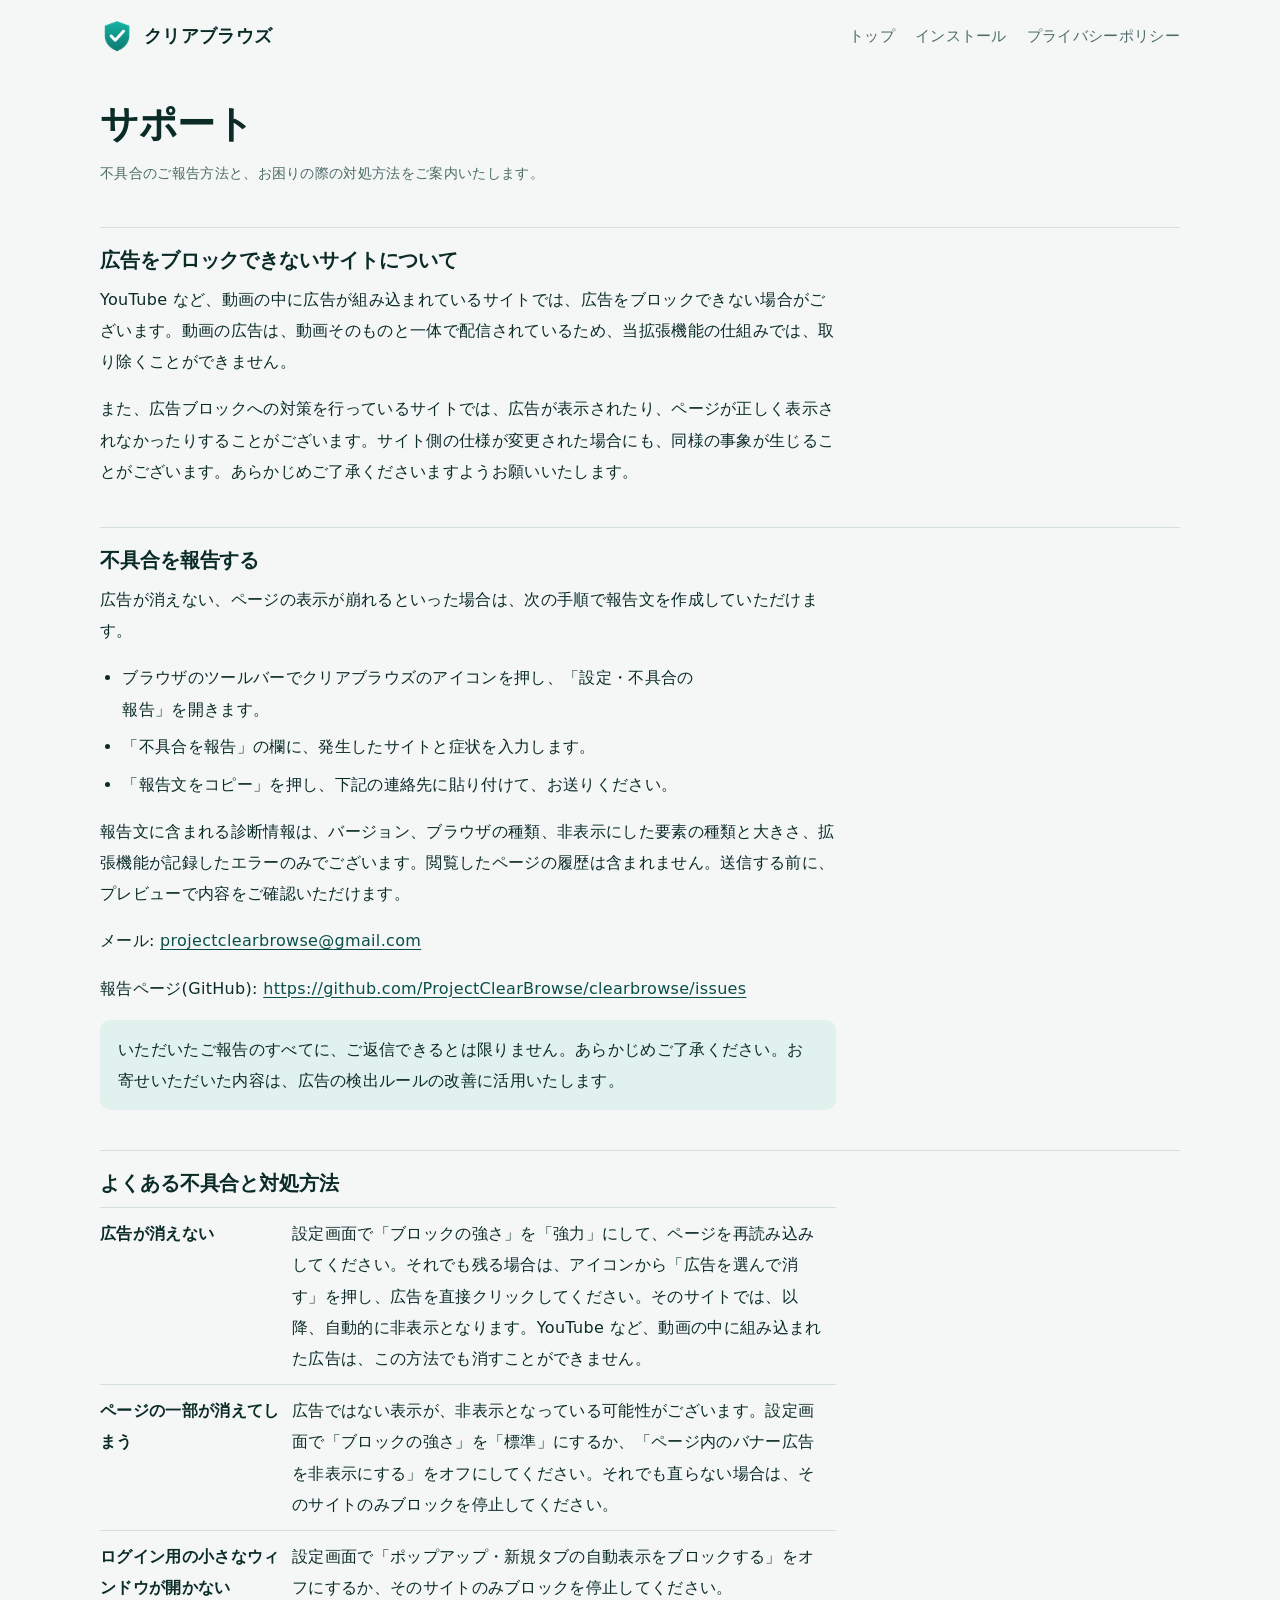
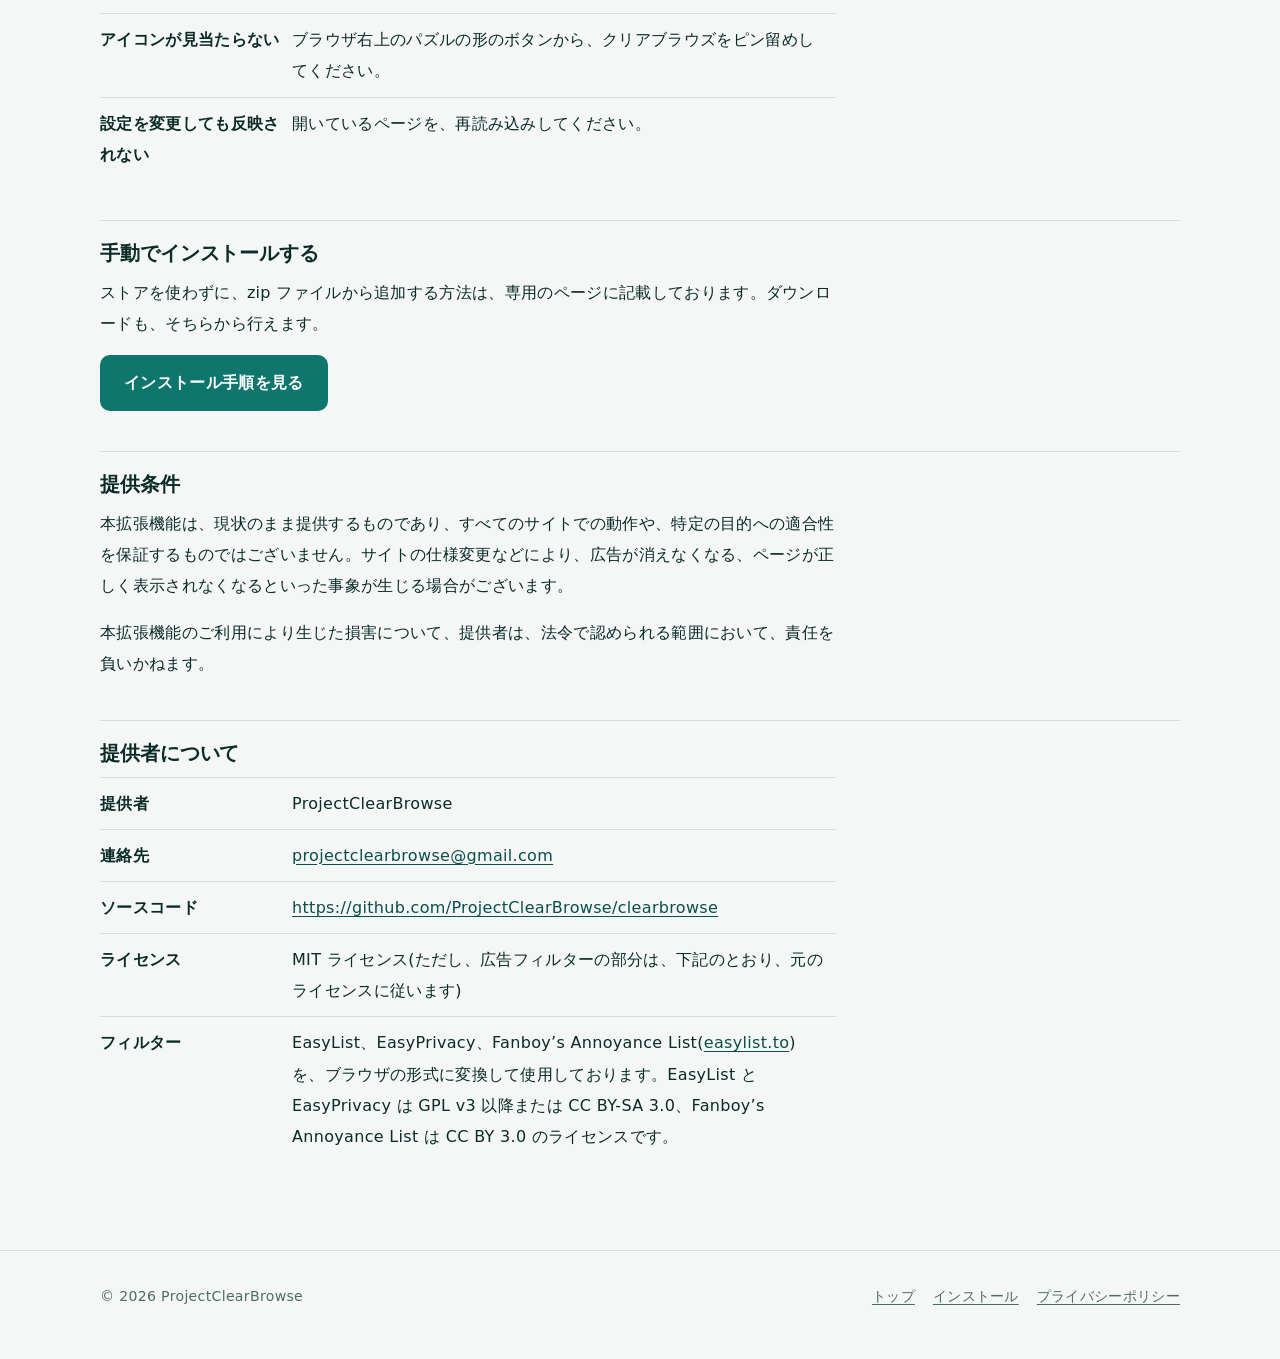
<file: docs/support.html>
<!doctype html>
<html lang="ja">
<head>
  <meta charset="utf-8">
  <meta name="viewport" content="width=device-width, initial-scale=1">
  <title>サポート - クリアブラウズ</title>
  <meta name="description" content="クリアブラウズの不具合のご報告方法、広告をブロックできないサイトについて、よくある不具合と対処方法をご案内いたします。">
  <meta name="theme-color" content="#0f766e">
  <link rel="icon" type="image/png" href="assets/icon48.png">
  <link rel="stylesheet" href="style.css">
</head>
<body>
<header class="site-header">
  <div class="wrap">
    <a class="logo" href="./"><img src="assets/icon48.png" alt="" width="34" height="34">クリアブラウズ</a>
    <nav aria-label="メインメニュー"><a href="./">トップ</a><a href="install.html">インストール</a><a href="privacy.html">プライバシーポリシー</a></nav>
  </div>
</header>

<main class="doc">
  <div class="wrap">
    <h1>サポート</h1>
    <p class="meta">不具合のご報告方法と、お困りの際の対処方法をご案内いたします。</p>

    <h2 id="limits">広告をブロックできないサイトについて</h2>
    <p>YouTube など、動画の中に広告が組み込まれているサイトでは、広告をブロックできない場合がございます。動画の広告は、動画そのものと一体で配信されているため、当拡張機能の仕組みでは、取り除くことができません。</p>
    <p>また、広告ブロックへの対策を行っているサイトでは、広告が表示されたり、ページが正しく表示されなかったりすることがございます。サイト側の仕様が変更された場合にも、同様の事象が生じることがございます。あらかじめご了承くださいますようお願いいたします。</p>

    <h2 id="report">不具合を報告する</h2>
    <p>広告が消えない、ページの表示が崩れるといった場合は、次の手順で報告文を作成していただけます。</p>
    <ul>
      <li>ブラウザのツールバーでクリアブラウズのアイコンを押し、「設定・不具合の報告」を開きます。</li>
      <li>「不具合を報告」の欄に、発生したサイトと症状を入力します。</li>
      <li>「報告文をコピー」を押し、下記の連絡先に貼り付けて、お送りください。</li>
    </ul>
    <p>報告文に含まれる診断情報は、バージョン、ブラウザの種類、非表示にした要素の種類と大きさ、拡張機能が記録したエラーのみでございます。閲覧したページの履歴は含まれません。送信する前に、プレビューで内容をご確認いただけます。</p>
    <p>メール: <a href="mailto:projectclearbrowse@gmail.com">projectclearbrowse@gmail.com</a></p>
    <p>報告ページ(GitHub): <a href="https://github.com/ProjectClearBrowse/clearbrowse/issues" rel="noopener">https://github.com/ProjectClearBrowse/clearbrowse/issues</a></p>
    <p class="note">いただいたご報告のすべてに、ご返信できるとは限りません。あらかじめご了承ください。お寄せいただいた内容は、広告の検出ルールの改善に活用いたします。</p>

    <h2 id="trouble">よくある不具合と対処方法</h2>
    <table>
      <tbody>
        <tr><th scope="row">広告が消えない</th><td>設定画面で「ブロックの強さ」を「強力」にして、ページを再読み込みしてください。それでも残る場合は、アイコンから「広告を選んで消す」を押し、広告を直接クリックしてください。そのサイトでは、以降、自動的に非表示となります。YouTube など、動画の中に組み込まれた広告は、この方法でも消すことができません。</td></tr>
        <tr><th scope="row">ページの一部が消えてしまう</th><td>広告ではない表示が、非表示となっている可能性がございます。設定画面で「ブロックの強さ」を「標準」にするか、「ページ内のバナー広告を非表示にする」をオフにしてください。それでも直らない場合は、そのサイトのみブロックを停止してください。</td></tr>
        <tr><th scope="row">ログイン用の小さなウィンドウが開かない</th><td>設定画面で「ポップアップ・新規タブの自動表示をブロックする」をオフにするか、そのサイトのみブロックを停止してください。</td></tr>
        <tr><th scope="row">アイコンが見当たらない</th><td>ブラウザ右上のパズルの形のボタンから、クリアブラウズをピン留めしてください。</td></tr>
        <tr><th scope="row">設定を変更しても反映されない</th><td>開いているページを、再読み込みしてください。</td></tr>
      </tbody>
    </table>

    <h2 id="manual">手動でインストールする</h2>
    <p>ストアを使わずに、zip ファイルから追加する方法は、専用のページに記載しております。ダウンロードも、そちらから行えます。</p>
    <p><a class="btn primary" href="install.html">インストール手順を見る</a></p>

    <h2>提供条件</h2>
    <p>本拡張機能は、現状のまま提供するものであり、すべてのサイトでの動作や、特定の目的への適合性を保証するものではございません。サイトの仕様変更などにより、広告が消えなくなる、ページが正しく表示されなくなるといった事象が生じる場合がございます。</p>
    <p>本拡張機能のご利用により生じた損害について、提供者は、法令で認められる範囲において、責任を負いかねます。</p>

    <h2>提供者について</h2>
    <table>
      <tbody>
        <tr><th scope="row">提供者</th><td>ProjectClearBrowse</td></tr>
        <tr><th scope="row">連絡先</th><td><a href="mailto:projectclearbrowse@gmail.com">projectclearbrowse@gmail.com</a></td></tr>
        <tr><th scope="row">ソースコード</th><td><a href="https://github.com/ProjectClearBrowse/clearbrowse" rel="noopener">https://github.com/ProjectClearBrowse/clearbrowse</a></td></tr>
        <tr><th scope="row">ライセンス</th><td>MIT ライセンス(ただし、広告フィルターの部分は、下記のとおり、元のライセンスに従います)</td></tr>
        <tr><th scope="row">フィルター</th><td>EasyList、EasyPrivacy、Fanboy’s Annoyance List(<a href="https://easylist.to/" rel="noopener">easylist.to</a>)を、ブラウザの形式に変換して使用しております。EasyList と EasyPrivacy は GPL v3 以降または CC BY-SA 3.0、Fanboy’s Annoyance List は CC BY 3.0 のライセンスです。</td></tr>
      </tbody>
    </table>
  </div>
</main>

<footer class="site-footer">
  <div class="wrap">
    <div>© 2026 ProjectClearBrowse</div>
    <nav aria-label="フッターメニュー"><a href="./">トップ</a><a href="install.html">インストール</a><a href="privacy.html">プライバシーポリシー</a></nav>
  </div>
</footer>
</body>
</html>
</file>
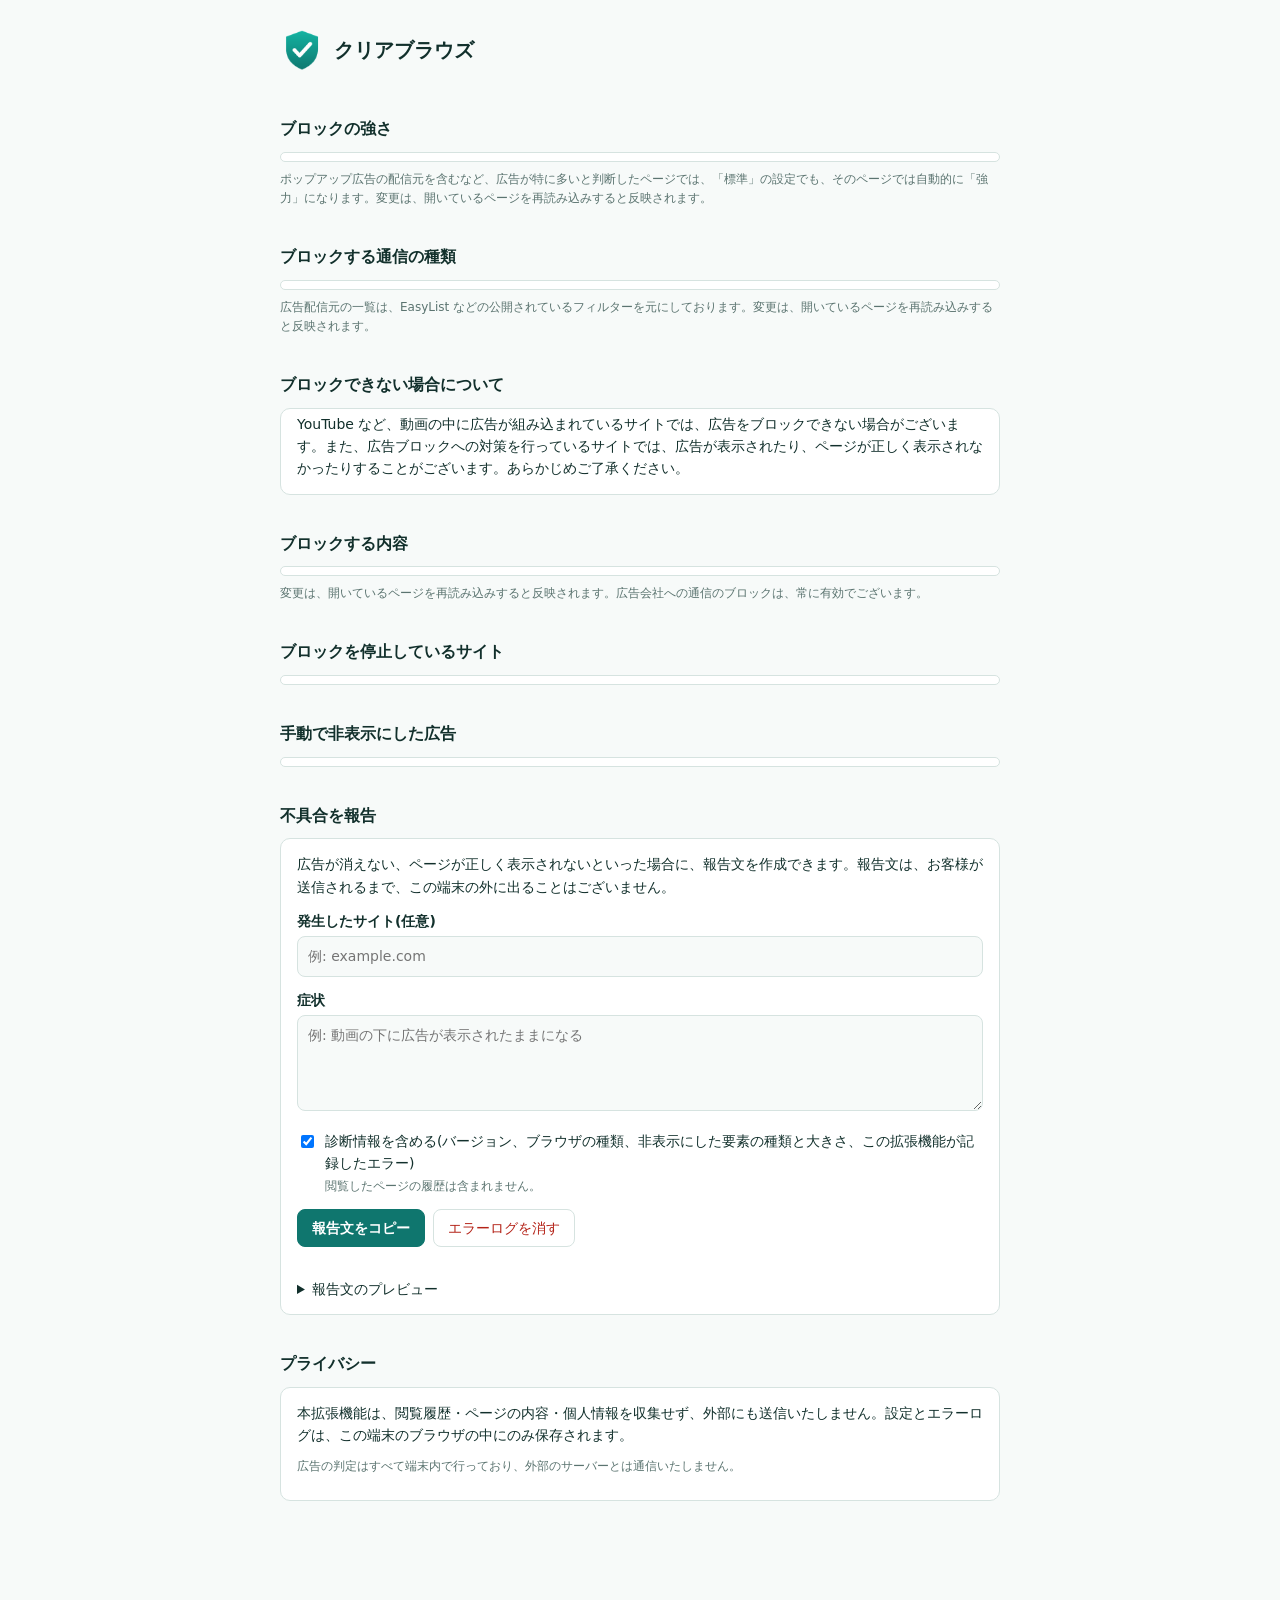
<file: ext/options.html>
<!doctype html>
<html lang="ja">
<head>
  <meta charset="utf-8">
  <meta name="viewport" content="width=device-width, initial-scale=1">
  <title>クリアブラウズ 設定</title>
  <link rel="stylesheet" href="ui.css">
  <style>
    body { padding: 0 16px 64px; }
    main { max-width: 720px; margin: 0 auto; }
    header { padding: 28px 0 8px; }
    header .brand img { width: 44px; height: 44px; }
    header .brand b { font-size: 20px; }
    h2 { font-size: 16px; margin: 36px 0 10px; }
    p { margin: 0 0 10px; }
    .card { background: var(--surface); border: 1px solid var(--line); border-radius: 10px; padding: 4px 16px; }
    .card.pad { padding: 14px 16px; }
    .row { padding: 12px 0; border-top: 1px solid var(--line); }
    .row:first-child { border-top: 0; }
    .row small { display: block; color: var(--muted); font-size: 12px; margin-top: 2px; }
    .welcome { background: var(--brand-soft); border-radius: 10px; padding: 16px; margin-top: 12px; }
    .welcome h2 { margin: 0 0 6px; }
    .welcome ol { margin: 8px 0 0; padding-left: 20px; }
    .list { list-style: none; margin: 0; padding: 0; }
    .list li { display: flex; align-items: center; justify-content: space-between; gap: 10px; padding: 10px 0; border-top: 1px solid var(--line); word-break: break-all; }
    .list li:first-child { border-top: 0; }
    .empty { color: var(--muted); padding: 12px 0; }
    label.field { display: block; margin: 12px 0 4px; font-weight: 700; }
    textarea, input[type=text] {
      width: 100%; font: inherit; color: inherit; background: var(--bg);
      border: 1px solid var(--line); border-radius: 8px; padding: 8px 10px;
    }
    textarea { min-height: 96px; resize: vertical; }
    .check { display: flex; gap: 8px; align-items: flex-start; margin: 12px 0; }
    .check input { margin-top: 5px; }
    .btns { display: flex; flex-wrap: wrap; gap: 8px; margin-top: 12px; }
    pre {
      white-space: pre-wrap; word-break: break-word; max-height: 240px; overflow: auto;
      background: var(--bg); border: 1px solid var(--line); border-radius: 8px;
      padding: 10px; font: 12px/1.5 ui-monospace, Consolas, monospace; margin: 10px 0 0;
    }
    .note { color: var(--muted); font-size: 12px; }
    #status { min-height: 1.5em; color: var(--brand); font-weight: 700; }
    footer { margin-top: 40px; color: var(--muted); font-size: 12px; }
    footer a { color: var(--muted); }
  </style>
</head>
<body>
<main>
  <header>
    <div class="brand">
      <img src="icons/icon128.png" alt="">
      <div><b id="name">クリアブラウズ</b><small id="ver"></small></div>
    </div>
  </header>

  <section class="welcome" id="welcome" hidden>
    <h2>ご利用ありがとうございます</h2>
    <p>このままご利用いただけます。広告が残るサイトでは、次の方法をお試しください。</p>
    <ol>
      <li>広告が残るサイトでは、下の「ブロックの強さ」を「強力」にして、ページを再読み込みしてください。</li>
      <li>ツールバーのアイコンを押し、「広告を選んで消す」から、消したい広告をクリックしてください。</li>
      <li>ページが正しく表示されないサイトでは、アイコンから、そのサイトのみブロックを停止できます。</li>
      <li>不具合は、下の「不具合を報告」から、報告文を作成してお知らせいただけます。</li>
    </ol>
    <p class="note" style="margin-top:10px">アイコンが見当たらない場合は、ツールバーのパズルの形のボタンから、この拡張機能をピン留めしてください。</p>
  </section>

  <h2>ブロックの強さ</h2>
  <div class="card" id="modes"></div>
  <p class="note" style="margin-top:8px">ポップアップ広告の配信元を含むなど、広告が特に多いと判断したページでは、「標準」の設定でも、そのページでは自動的に「強力」になります。変更は、開いているページを再読み込みすると反映されます。</p>

  <h2>ブロックする通信の種類</h2>
  <div class="card" id="lists"></div>
  <p class="note" style="margin-top:8px">広告配信元の一覧は、EasyList などの公開されているフィルターを元にしております。変更は、開いているページを再読み込みすると反映されます。</p>

  <h2>ブロックできない場合について</h2>
  <div class="card">
    <p>YouTube など、動画の中に広告が組み込まれているサイトでは、広告をブロックできない場合がございます。また、広告ブロックへの対策を行っているサイトでは、広告が表示されたり、ページが正しく表示されなかったりすることがございます。あらかじめご了承ください。</p>
  </div>

  <h2>ブロックする内容</h2>
  <div class="card" id="features"></div>
  <p class="note" style="margin-top:8px">変更は、開いているページを再読み込みすると反映されます。広告会社への通信のブロックは、常に有効でございます。</p>

  <h2>ブロックを停止しているサイト</h2>
  <div class="card" id="disabledCard"><ul class="list" id="disabledList"></ul></div>

  <h2>手動で非表示にした広告</h2>
  <div class="card" id="hiddenCard"><ul class="list" id="hiddenList"></ul></div>

  <h2>不具合を報告</h2>
  <div class="card pad">
    <p>広告が消えない、ページが正しく表示されないといった場合に、報告文を作成できます。報告文は、お客様が送信されるまで、この端末の外に出ることはございません。</p>
    <label class="field" for="rSite">発生したサイト(任意)</label>
    <input type="text" id="rSite" placeholder="例: example.com" autocomplete="off">
    <label class="field" for="rText">症状</label>
    <textarea id="rText" placeholder="例: 動画の下に広告が表示されたままになる"></textarea>
    <div class="check">
      <input type="checkbox" id="rDiag" checked>
      <label for="rDiag">診断情報を含める(バージョン、ブラウザの種類、非表示にした要素の種類と大きさ、この拡張機能が記録したエラー)<br><span class="note">閲覧したページの履歴は含まれません。</span></label>
    </div>
    <div class="btns">
      <button class="primary" id="rCopy">報告文をコピー</button>
      <button id="rIssue" hidden>GitHub で報告する</button>
      <button id="rMail" hidden>メールで送る</button>
      <button id="rClear" class="danger">エラーログを消す</button>
    </div>
    <p id="status" role="status"></p>
    <details>
      <summary>報告文のプレビュー</summary>
      <pre id="preview"></pre>
    </details>
  </div>

  <section id="donateSec" hidden>
    <h2>開発を支援する</h2>
    <div class="card pad">
      <p>本拡張機能は無料でご提供しており、広告の表示やデータの収集は行っておりません。サイトの仕様変更への対応などを続けていくため、寄付によるご支援をいただけますと幸いです。</p>
      <a class="btn primary" id="donate" href="#" target="_blank" rel="noopener">寄付ページを開く</a>
    </div>
  </section>

  <h2>プライバシー</h2>
  <div class="card pad">
    <p>本拡張機能は、閲覧履歴・ページの内容・個人情報を収集せず、外部にも送信いたしません。設定とエラーログは、この端末のブラウザの中にのみ保存されます。</p>
    <p class="note">広告の判定はすべて端末内で行っており、外部のサーバーとは通信いたしません。</p>
  </div>

  <footer>
    <div id="provider"></div>
    <div id="links"></div>
  </footer>
</main>
<script src="config.js"></script>
<script src="options.js"></script>
</body>
</html>
</file>
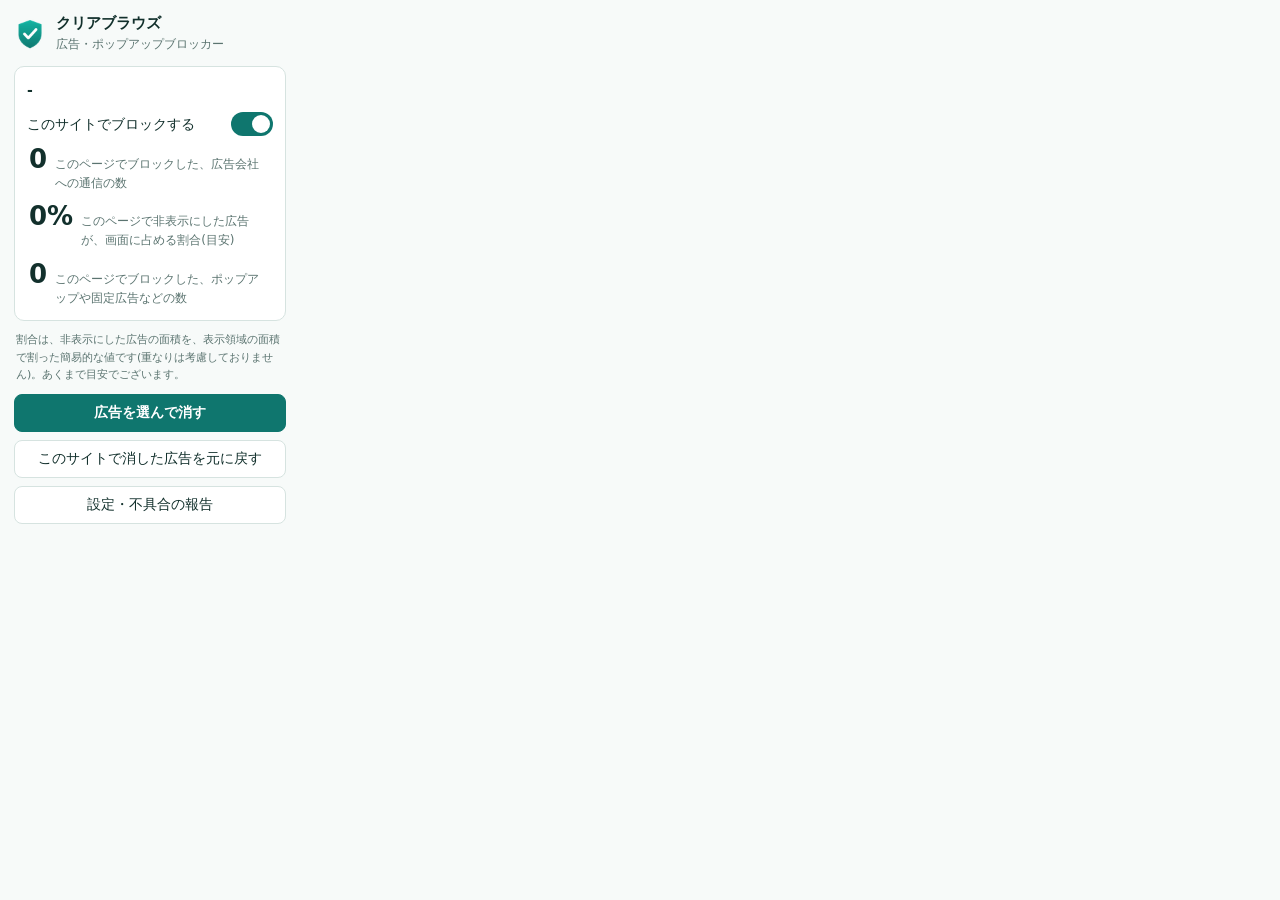
<file: ext/popup.html>
<!doctype html>
<html lang="ja">
<head>
  <meta charset="utf-8">
  <meta name="viewport" content="width=device-width, initial-scale=1">
  <title>クリアブラウズ</title>
  <link rel="stylesheet" href="ui.css">
  <style>
    body { width: 300px; padding: 14px; }
    .top { display: flex; align-items: center; justify-content: space-between; margin-bottom: 12px; }
    .site { background: var(--surface); border: 1px solid var(--line); border-radius: 10px; padding: 12px; }
    .host { font-weight: 700; word-break: break-all; margin: 0 0 2px; }
    .state { margin: 0 0 10px; font-size: 12px; color: var(--muted); }
    .state.off { color: var(--warn); }
    .count { display: flex; align-items: baseline; gap: 8px; padding: 10px 2px 0; }
    .count b { font-size: 26px; line-height: 1; }
    .count span { color: var(--muted); font-size: 12px; }
    .actions { display: grid; gap: 8px; margin-top: 10px; }
    .foot { margin-top: 12px; display: flex; justify-content: space-between; font-size: 12px; color: var(--muted); }
    .foot a { color: var(--muted); }
    .estimate { margin: 10px 2px 0; font-size: 11px; line-height: 1.6; color: var(--muted); }
    #pickMsg { font-size: 12px; color: var(--warn); margin: 6px 0 0; }
  </style>
</head>
<body>
  <div class="top">
    <div class="brand">
      <img src="icons/icon48.png" alt="">
      <div><b id="name">クリアブラウズ</b><small>広告・ポップアップブロッカー</small></div>
    </div>
  </div>

  <section class="site" aria-live="polite">
    <p class="host" id="host">-</p>
    <p class="state" id="state"></p>
    <label class="switch">
      <span>このサイトでブロックする</span>
      <input type="checkbox" id="toggle" checked>
      <span class="track" aria-hidden="true"></span>
    </label>
    <div class="count">
      <b id="netCount">0</b>
      <span>このページでブロックした、広告会社への通信の数</span>
    </div>
    <div class="count">
      <b id="areaPct">0%</b>
      <span>このページで非表示にした広告が、画面に占める割合(目安)</span>
    </div>
    <div class="count">
      <b id="count">0</b>
      <span>このページでブロックした、ポップアップや固定広告などの数</span>
    </div>
  </section>

  <p class="estimate">割合は、非表示にした広告の面積を、表示領域の面積で割った簡易的な値です(重なりは考慮しておりません)。あくまで目安でございます。</p>

  <div class="actions">
    <button class="primary" id="pick">広告を選んで消す</button>
    <p id="pickMsg" hidden></p>
    <button id="reset">このサイトで消した広告を元に戻す</button>
    <button id="options">設定・不具合の報告</button>
  </div>

  <div class="foot">
    <span id="ver"></span>
    <a id="donate" href="#" target="_blank" rel="noopener" hidden>開発を支援する</a>
  </div>

  <script src="config.js"></script>
  <script src="adnets.js"></script>
  <script src="popup.js"></script>
</body>
</html>
</file>
<file: docs/style.css>
/* クリアブラウズ公式サイト。外部フォント・外部スクリプトは使いません。 */
:root {
  color-scheme: light dark;
  --ink: #0b2b27;
  --muted: #4d6b66;
  --paper: #f4f7f6;
  --surface: #ffffff;
  --line: #d3e0dd;
  --brand: #0f766e;
  --brand-deep: #0a4f4a;
  --brand-ink: #ffffff;
  --brand-soft: #e1f1ee;
  --focus: #0b57d0;
  --ad-yellow: #ffd400;
  --ad-pink: #e6007e;
  --measure: 38em;
}
@media (prefers-color-scheme: dark) {
  :root {
    --ink: #e4f1ee;
    --muted: #9bb7b1;
    --paper: #0c1917;
    --surface: #132421;
    --line: #25403b;
    --brand: #2dd4bf;
    --brand-deep: #5eead4;
    --brand-ink: #062320;
    --brand-soft: #14312d;
    --focus: #8ab4ff;
  }
}

* { box-sizing: border-box; }
html { scroll-behavior: smooth; -webkit-text-size-adjust: 100%; }
@media (prefers-reduced-motion: reduce) { html { scroll-behavior: auto; } }

body {
  margin: 0;
  background: var(--paper);
  color: var(--ink);
  font: 16px/1.95 "Hiragino Sans", "Yu Gothic UI", "Yu Gothic", "BIZ UDPGothic", "Noto Sans JP", Meiryo, system-ui, sans-serif;
  letter-spacing: .02em;
}
a { color: var(--brand-deep); text-underline-offset: 3px; }
:focus-visible { outline: 3px solid var(--focus); outline-offset: 3px; border-radius: 4px; }
img { max-width: 100%; height: auto; }

.wrap { width: min(1080px, 100% - 32px); margin-inline: auto; }
.measure { max-width: var(--measure); }

h1, h2, h3 { font-feature-settings: "palt"; line-height: 1.4; margin: 0; }
h1 { font-size: clamp(2.1rem, 5.4vw, 3.5rem); font-weight: 800; letter-spacing: -.01em; }
h2 { font-size: clamp(1.45rem, 3vw, 1.9rem); font-weight: 800; letter-spacing: -.005em; }
h3 { font-size: 1.05rem; font-weight: 700; }
p { margin: 0 0 1em; }

/* ---------- ヘッダー ---------- */
.site-header { padding: 18px 0; }
.site-header .wrap { display: flex; align-items: center; justify-content: space-between; gap: 16px; flex-wrap: wrap; }
.logo { display: inline-flex; align-items: center; gap: 10px; color: inherit; text-decoration: none; font-weight: 800; font-size: 1.1rem; }
.logo img { width: 34px; height: 34px; }
.site-header nav { display: flex; gap: 20px; flex-wrap: wrap; font-size: .93rem; }
.site-header nav a { color: var(--muted); text-decoration: none; padding: 4px 0; }
.site-header nav a:hover { color: var(--ink); text-decoration: underline; }

/* ---------- ボタン ---------- */
.btn {
  display: inline-flex; align-items: center; justify-content: center; gap: 8px;
  min-height: 48px; padding: 10px 22px; border-radius: 10px;
  font: inherit; font-weight: 700; text-decoration: none; cursor: pointer;
  border: 2px solid var(--brand); color: var(--brand-deep); background: transparent;
}
.btn:hover { background: var(--brand-soft); }
.btn.primary { background: var(--brand); color: var(--brand-ink); }
.btn.primary:hover { background: var(--brand-deep); color: var(--brand-ink); }
.btn[aria-disabled="true"] { border-style: dashed; cursor: default; opacity: .8; }
.btn[aria-disabled="true"]:hover { background: transparent; }

/* ---------- ヒーロー ---------- */
.hero { padding: 36px 0 72px; }
.hero .wrap { display: grid; gap: 44px; align-items: center; }
@media (min-width: 940px) { .hero .wrap { grid-template-columns: 1fr 1.05fr; gap: 56px; } }
.hero h1 { margin-bottom: 20px; font-size: clamp(1.9rem, 4.6vw, 2.9rem); word-break: keep-all; }
.lead { font-size: 1.06rem; color: var(--muted); max-width: 30em; }
.hero-cta { display: flex; flex-wrap: wrap; gap: 12px; margin: 26px 0 12px; }
.fine { font-size: .85rem; color: var(--muted); margin: 0; }

/* ---------- デモ ---------- */
.demo { margin: 0; }
.demo-bar {
  display: flex; align-items: center; justify-content: space-between; gap: 12px; flex-wrap: wrap;
  background: var(--surface); border: 1px solid var(--line); border-radius: 12px 12px 0 0;
  padding: 8px 12px; border-bottom: 0;
}
.switch { display: inline-flex; align-items: center; gap: 12px; cursor: pointer; font-weight: 700; }
.switch input { position: absolute; opacity: 0; width: 1px; height: 1px; }
.switch .track { width: 48px; height: 28px; border-radius: 14px; background: #9aa9a6; position: relative; transition: background .2s; flex: none; }
.switch .track::after { content: ""; position: absolute; top: 3px; left: 3px; width: 22px; height: 22px; border-radius: 50%; background: #fff; transition: transform .2s; }
.switch input:checked + .track { background: var(--brand); }
.switch input:checked + .track::after { transform: translateX(20px); }
.switch input:focus-visible + .track { outline: 3px solid var(--focus); outline-offset: 3px; }
.demo-note { margin: 0 0 8px; font-size: .88rem; color: var(--muted); }
.demo-count { font-size: .85rem; color: var(--muted); }
.demo-count b { color: var(--ink); font-size: 1.15rem; }

.stage {
  position: relative; overflow: hidden; height: 270px;
  background: #fff; color: #17302c;
  border: 1px solid var(--line); border-radius: 0 0 12px 12px;
  padding: 14px 16px 0; font-size: 12px; line-height: 1.6; letter-spacing: 0;
}
.stage h3 { font-size: .95rem; margin-bottom: 6px; color: #0b2b27; }
.stage .bar { height: 7px; border-radius: 4px; background: #dbe6e3; margin: 0 0 9px; }
.stage .bar.s { width: 62%; }
.stage .bar.m { width: 84%; }

.ad { position: absolute; font-weight: 800; transition: opacity .25s, transform .25s, max-height .25s; }
.ad small { display: block; font-size: 10px; font-weight: 500; opacity: .7; }
.ad-banner {
  position: static; max-height: 60px; margin: 0 -16px 12px; padding: 8px 16px;
  background: repeating-linear-gradient(135deg, var(--ad-yellow) 0 16px, #ffe566 16px 32px);
  color: #b00063; font-size: 14px; text-align: center; border-bottom: 2px solid var(--ad-pink);
}
.ad-corner {
  right: 10px; bottom: 10px; width: 112px; padding: 8px; background: var(--ad-pink); color: #fff;
  border: 2px solid var(--ad-yellow); border-radius: 5px; font-size: 11px; line-height: 1.4; z-index: 2;
}
.ad-popup {
  left: 50%; top: 52%; width: min(200px, 80%); transform: translate(-50%, -50%);
  padding: 12px 12px 10px; background: #fff; color: #17302c; text-align: center;
  border: 3px solid var(--ad-pink); border-radius: 8px; box-shadow: 0 8px 22px rgba(0,0,0,.3); z-index: 3;
  font-size: 12px; line-height: 1.5;
}
.ad-popup .fake-btn { display: block; margin-top: 8px; padding: 6px; background: var(--ad-yellow); color: #5a0034; border-radius: 4px; }

/* ブロック後 */
.stage[data-blocked="true"] .ad { opacity: 0; pointer-events: none; }
.stage[data-blocked="true"] .ad-banner { max-height: 0; padding-top: 0; padding-bottom: 0; margin-bottom: 0; overflow: hidden; }
.stage[data-blocked="true"] .ad-corner { transform: translateY(16px); }
.stage[data-blocked="true"] .ad-popup { transform: translate(-50%, -44%) scale(.96); }
.stage:not([data-blocked="true"]) .ad-popup { animation: pop-in .35s .5s both; }
@keyframes pop-in { from { opacity: 0; transform: translate(-50%, -46%) scale(.94); } }
@media (prefers-reduced-motion: reduce) {
  .ad, .switch .track, .switch .track::after { transition: none; }
  .stage:not([data-blocked="true"]) .ad-popup { animation: none; }
}

/* ---------- 共通セクション ---------- */
section.block { padding: 64px 0; border-top: 1px solid var(--line); }
section.block > .wrap > h2 { margin-bottom: 8px; }
.sub { color: var(--muted); max-width: var(--measure); margin-bottom: 30px; }

/* 止めるもの */
.defs { margin: 0; max-width: 46em; }
.defs dt { font-weight: 800; margin-top: 22px; }
.defs dt:first-child { margin-top: 0; }
.defs dd { margin: 2px 0 0; color: var(--muted); }
.callout { margin-top: 30px; padding: 16px 20px; background: var(--brand-soft); border-radius: 10px; max-width: 46em; }
.callout p:last-child { margin-bottom: 0; }

/* 約束 */
.promises { display: grid; gap: 28px; }
@media (min-width: 860px) { .promises { grid-template-columns: repeat(3, 1fr); gap: 36px; } }
.promises h3 { font-size: 1.15rem; margin-bottom: 6px; padding-top: 14px; border-top: 4px solid var(--brand); }
.promises p { color: var(--muted); margin: 0; }

/* 権限表 */
.perm { width: 100%; border-collapse: collapse; max-width: 52em; margin-top: 8px; }
.perm th, .perm td { text-align: left; vertical-align: top; padding: 14px 14px 14px 0; border-top: 1px solid var(--line); }
.perm th { width: 14em; font-weight: 700; }
.perm td { color: var(--muted); }
@media (max-width: 700px) {
  .perm, .perm tbody, .perm tr, .perm th, .perm td { display: block; width: 100%; }
  .perm th { padding-bottom: 0; border-top: 1px solid var(--line); }
  .perm td { border-top: 0; padding-top: 0; }
}

/* 手順 */
.steps { list-style: none; margin: 0; padding: 0; max-width: 46em; counter-reset: s; }
.steps li { position: relative; padding: 0 0 22px 52px; counter-increment: s; }
.steps li::before {
  content: counter(s); position: absolute; left: 0; top: 2px;
  width: 34px; height: 34px; border-radius: 50%; background: var(--brand); color: var(--brand-ink);
  display: grid; place-items: center; font-weight: 800;
}
.steps li::after { content: ""; position: absolute; left: 16px; top: 40px; bottom: 6px; width: 2px; background: var(--line); }
.steps li:last-child::after { display: none; }
.steps > li > b { display: block; }
.steps .body b { color: var(--ink); }
.steps span { color: var(--muted); }

/* 寄付 */
.donate { background: var(--brand-soft); border-radius: 14px; padding: 32px; max-width: 46em; }
.donate p { max-width: var(--measure); }

/* FAQ */
.faq { max-width: 46em; }
.faq details { border-top: 1px solid var(--line); padding: 4px 0; }
.faq details:last-child { border-bottom: 1px solid var(--line); }
.faq summary { cursor: pointer; font-weight: 700; padding: 12px 0; list-style: none; display: flex; justify-content: space-between; gap: 16px; }
.faq summary::-webkit-details-marker { display: none; }
.faq summary::after { content: "＋"; color: var(--brand); flex: none; }
.faq details[open] summary::after { content: "－"; }
.faq details p { color: var(--muted); max-width: var(--measure); }

/* ---------- 文書ページ ---------- */
.doc { padding: 24px 0 72px; }
.doc h1 { font-size: clamp(1.7rem, 4vw, 2.4rem); margin-bottom: 8px; }
.doc .meta { color: var(--muted); font-size: .9rem; margin-bottom: 36px; }
.doc h2 { font-size: 1.25rem; margin: 40px 0 10px; padding-top: 18px; border-top: 1px solid var(--line); }
.doc ul { padding-left: 1.4em; max-width: var(--measure); }
.doc li { margin-bottom: .4em; }
.doc p, .doc table { max-width: 46em; }
.doc table { width: 100%; border-collapse: collapse; margin-bottom: 1em; }
.doc th, .doc td { text-align: left; vertical-align: top; padding: 10px 12px 10px 0; border-top: 1px solid var(--line); }
.doc th { width: 12em; font-weight: 700; }
.doc code { background: var(--brand-soft); padding: 1px 6px; border-radius: 4px; font-size: .9em; }
.doc .note { background: var(--brand-soft); border-radius: 10px; padding: 14px 18px; max-width: 46em; }

/* ---------- フッター ---------- */
.site-footer { border-top: 1px solid var(--line); padding: 32px 0 48px; color: var(--muted); font-size: .88rem; }
.site-footer .wrap { display: flex; justify-content: space-between; gap: 20px; flex-wrap: wrap; }
.site-footer a { color: var(--muted); }
.site-footer nav { display: flex; gap: 18px; flex-wrap: wrap; }

/* ---------- インストール手順ページ ---------- */
.btn.small { min-height: 36px; padding: 4px 14px; font-size: .9rem; }
.steps .body { color: var(--muted); }
.steps .body p { margin: 0 0 .6em; }
.steps .body .btn { margin: 4px 0 8px; }
.copyrow { display: flex; align-items: center; gap: 10px; flex-wrap: wrap; margin: 6px 0 10px; }
.copyrow code {
  background: var(--surface); border: 1px solid var(--line); border-radius: 8px;
  padding: 6px 12px; font: 15px ui-monospace, Consolas, monospace; color: var(--ink);
}
.doc .warn { border-left: 5px solid #b45309; background: var(--brand-soft); border-radius: 6px; padding: 12px 16px; max-width: 46em; margin: 12px 0; }
.doc .warn p:last-child, .doc .note p:last-child { margin-bottom: 0; }
.doc .steps { max-width: 46em; }
@media (max-width: 700px) {
  .doc table, .doc tbody, .doc tr, .doc th, .doc td { display: block; width: 100%; }
  .doc th { padding-bottom: 0; }
  .doc td { border-top: 0; padding-top: 2px; }
}
</file>
<file: ext/ui.css>
/* ポップアップと設定画面の共通スタイル(外部フォント・外部通信なし) */
:root {
  color-scheme: light dark;
  --bg: #f7faf9;
  --surface: #ffffff;
  --ink: #12302c;
  --muted: #5b7470;
  --line: #d6e3e0;
  --brand: #0f766e;
  --brand-ink: #ffffff;
  --brand-soft: #dff3f0;
  --warn: #b45309;
  --danger: #b42318;
  --focus: #0b57d0;
}
@media (prefers-color-scheme: dark) {
  :root {
    --bg: #0e1b19;
    --surface: #152623;
    --ink: #e4f1ee;
    --muted: #9bb3ae;
    --line: #26413c;
    --brand: #2dd4bf;
    --brand-ink: #08201c;
    --brand-soft: #173a35;
    --warn: #f5b25c;
    --danger: #ff8a7a;
    --focus: #8ab4ff;
  }
}
* { box-sizing: border-box; }
body {
  margin: 0;
  background: var(--bg);
  color: var(--ink);
  font: 14px/1.6 "Yu Gothic UI", "Hiragino Sans", "Noto Sans JP", system-ui, sans-serif;
}
:focus-visible { outline: 3px solid var(--focus); outline-offset: 2px; }
[hidden] { display: none !important; }
a { color: var(--brand); }

.brand { display: flex; align-items: center; gap: 10px; }
.brand img { width: 32px; height: 32px; }
.brand b { font-size: 15px; line-height: 1.2; display: block; }
.brand small { color: var(--muted); font-size: 12px; }

button, .btn {
  font: inherit;
  display: inline-flex; align-items: center; justify-content: center;
  min-height: 38px; padding: 6px 14px;
  border-radius: 8px; border: 1px solid var(--line);
  background: var(--surface); color: var(--ink);
  cursor: pointer; text-decoration: none;
}
button:hover, .btn:hover { border-color: var(--brand); }
button.primary, .btn.primary { background: var(--brand); border-color: var(--brand); color: var(--brand-ink); font-weight: 700; }
button.danger { color: var(--danger); }
button:disabled { opacity: .45; cursor: default; }

.switch { display: flex; align-items: center; justify-content: space-between; gap: 14px; cursor: pointer; }
.switch input { position: absolute; opacity: 0; width: 1px; height: 1px; }
.switch .track {
  flex: none; width: 42px; height: 24px; border-radius: 12px;
  background: var(--line); position: relative; transition: background .15s;
}
.switch .track::after {
  content: ""; position: absolute; top: 3px; left: 3px; width: 18px; height: 18px;
  border-radius: 50%; background: #fff; transition: transform .15s;
}
.switch input:checked + .track { background: var(--brand); }
.switch input:checked + .track::after { transform: translateX(18px); }
.switch input:focus-visible + .track { outline: 3px solid var(--focus); outline-offset: 2px; }
.switch input:disabled + .track { opacity: .45; }
@media (prefers-reduced-motion: reduce) {
  .switch .track, .switch .track::after { transition: none; }
}
</file>
